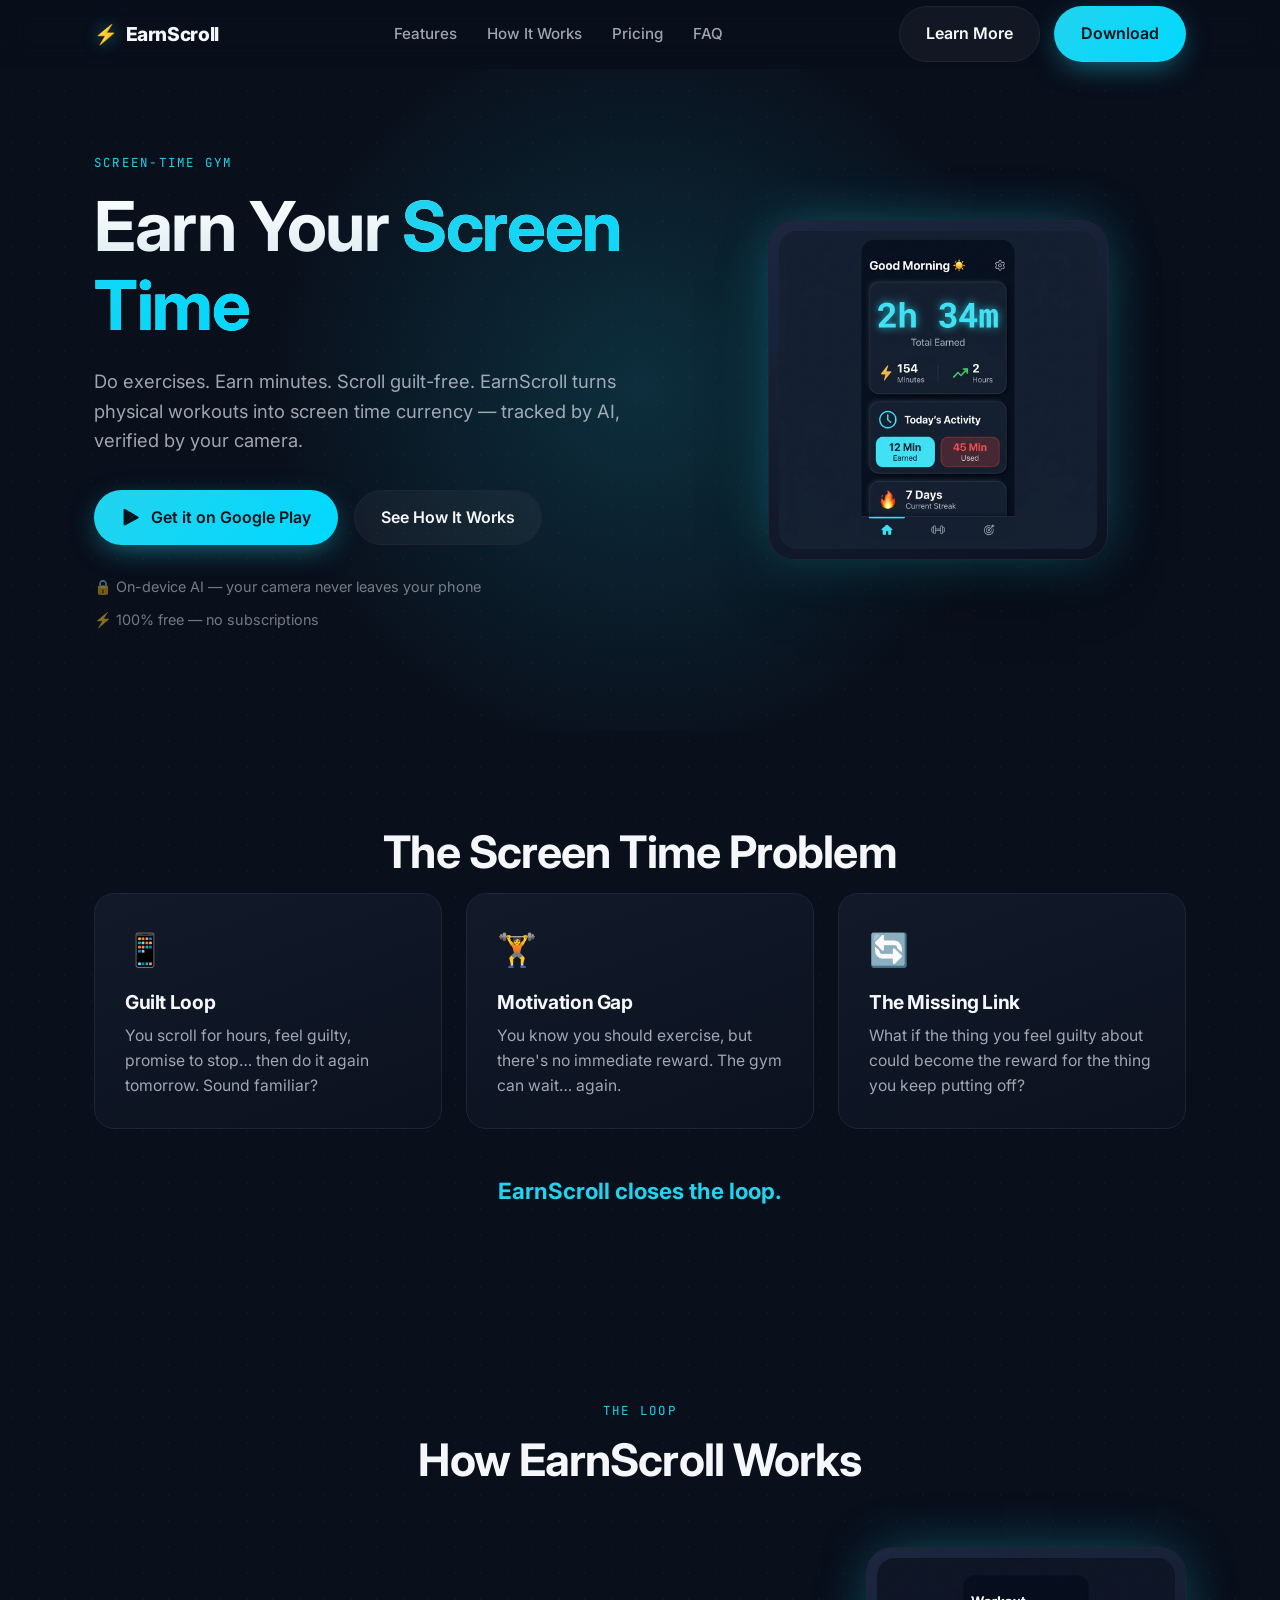
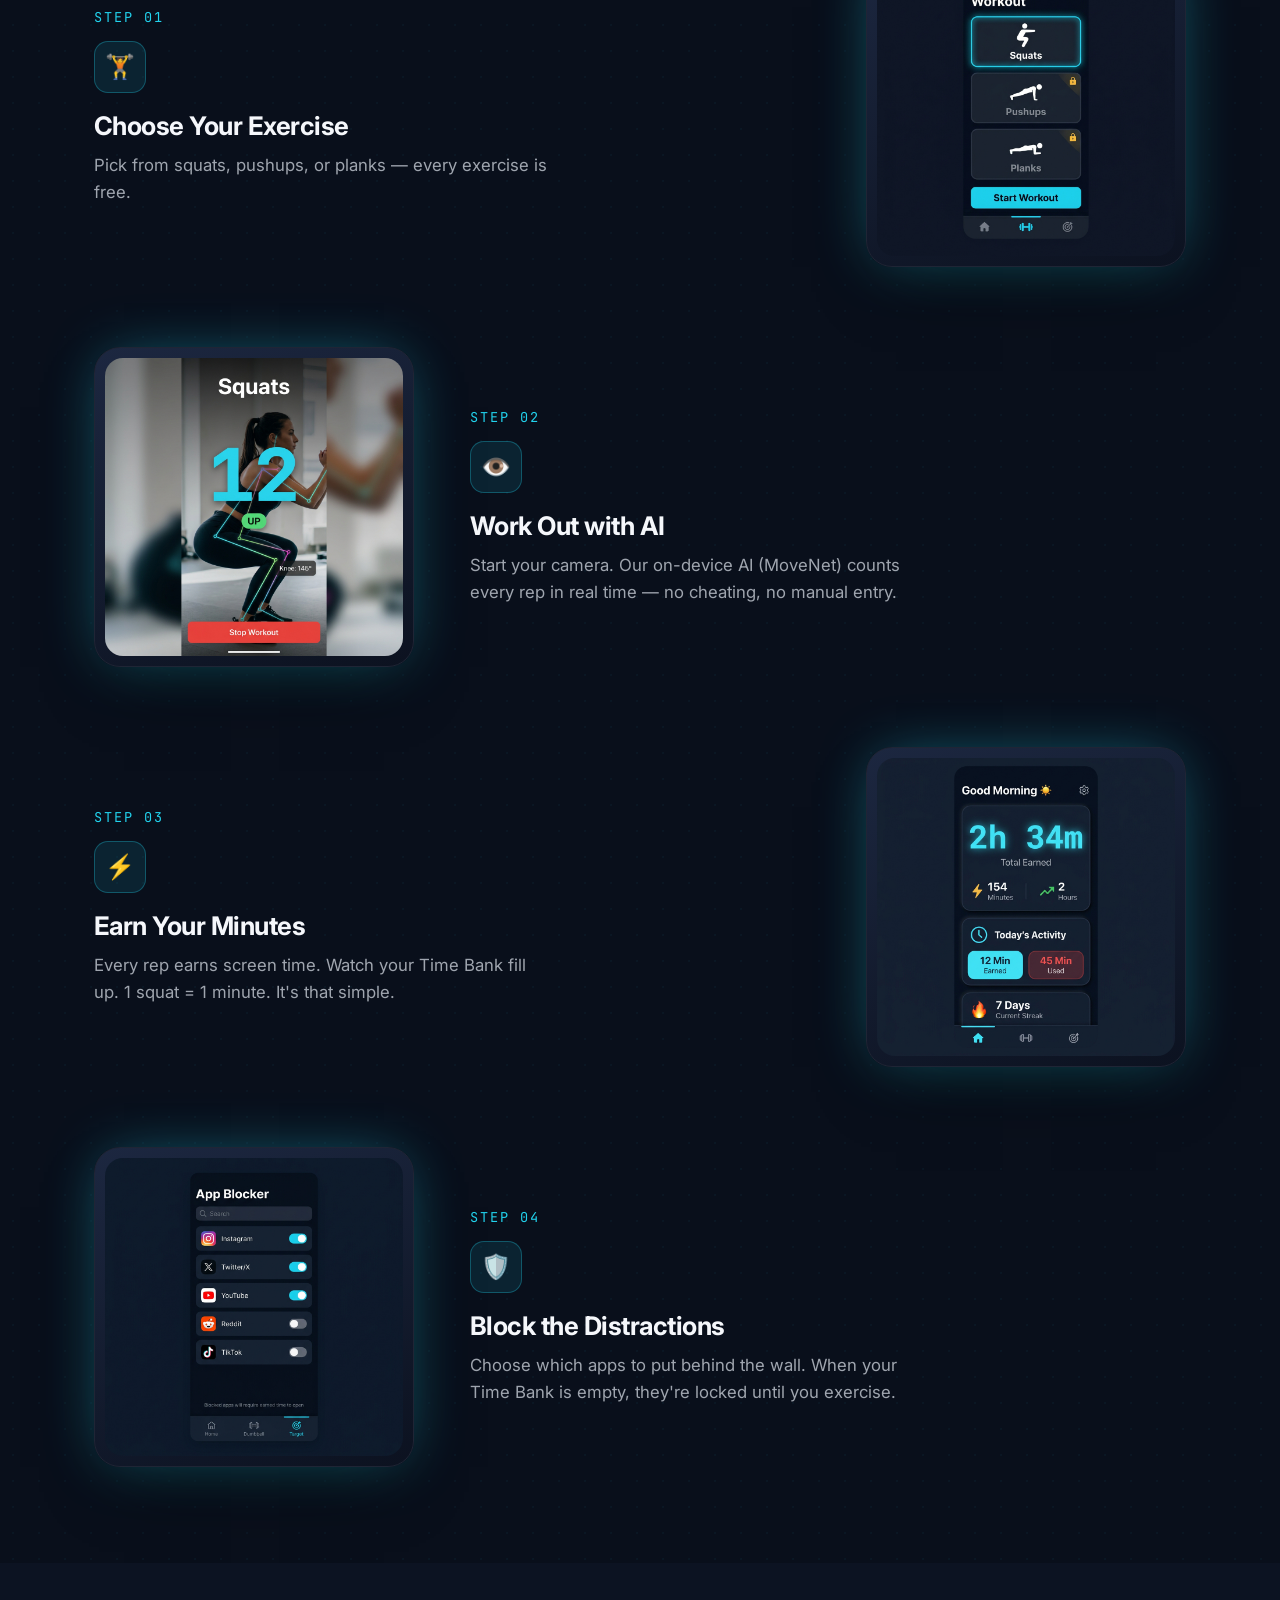
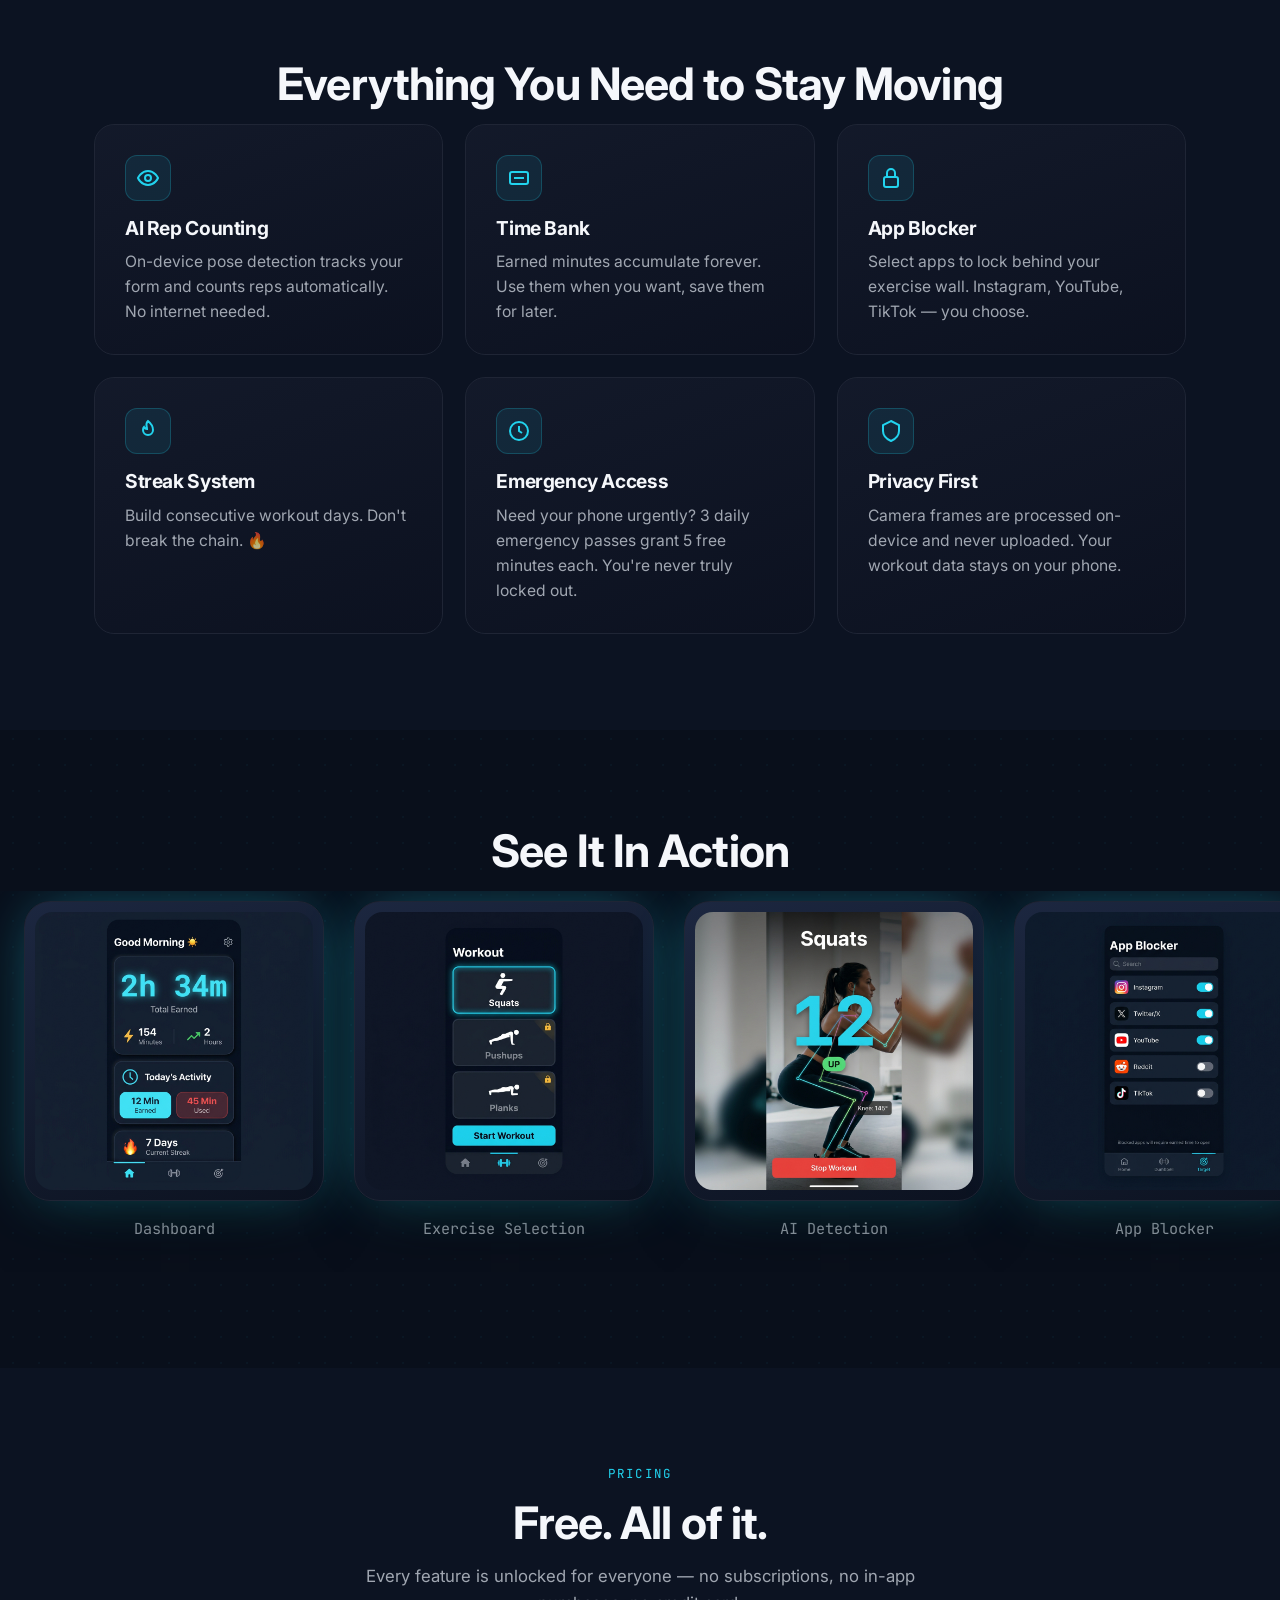
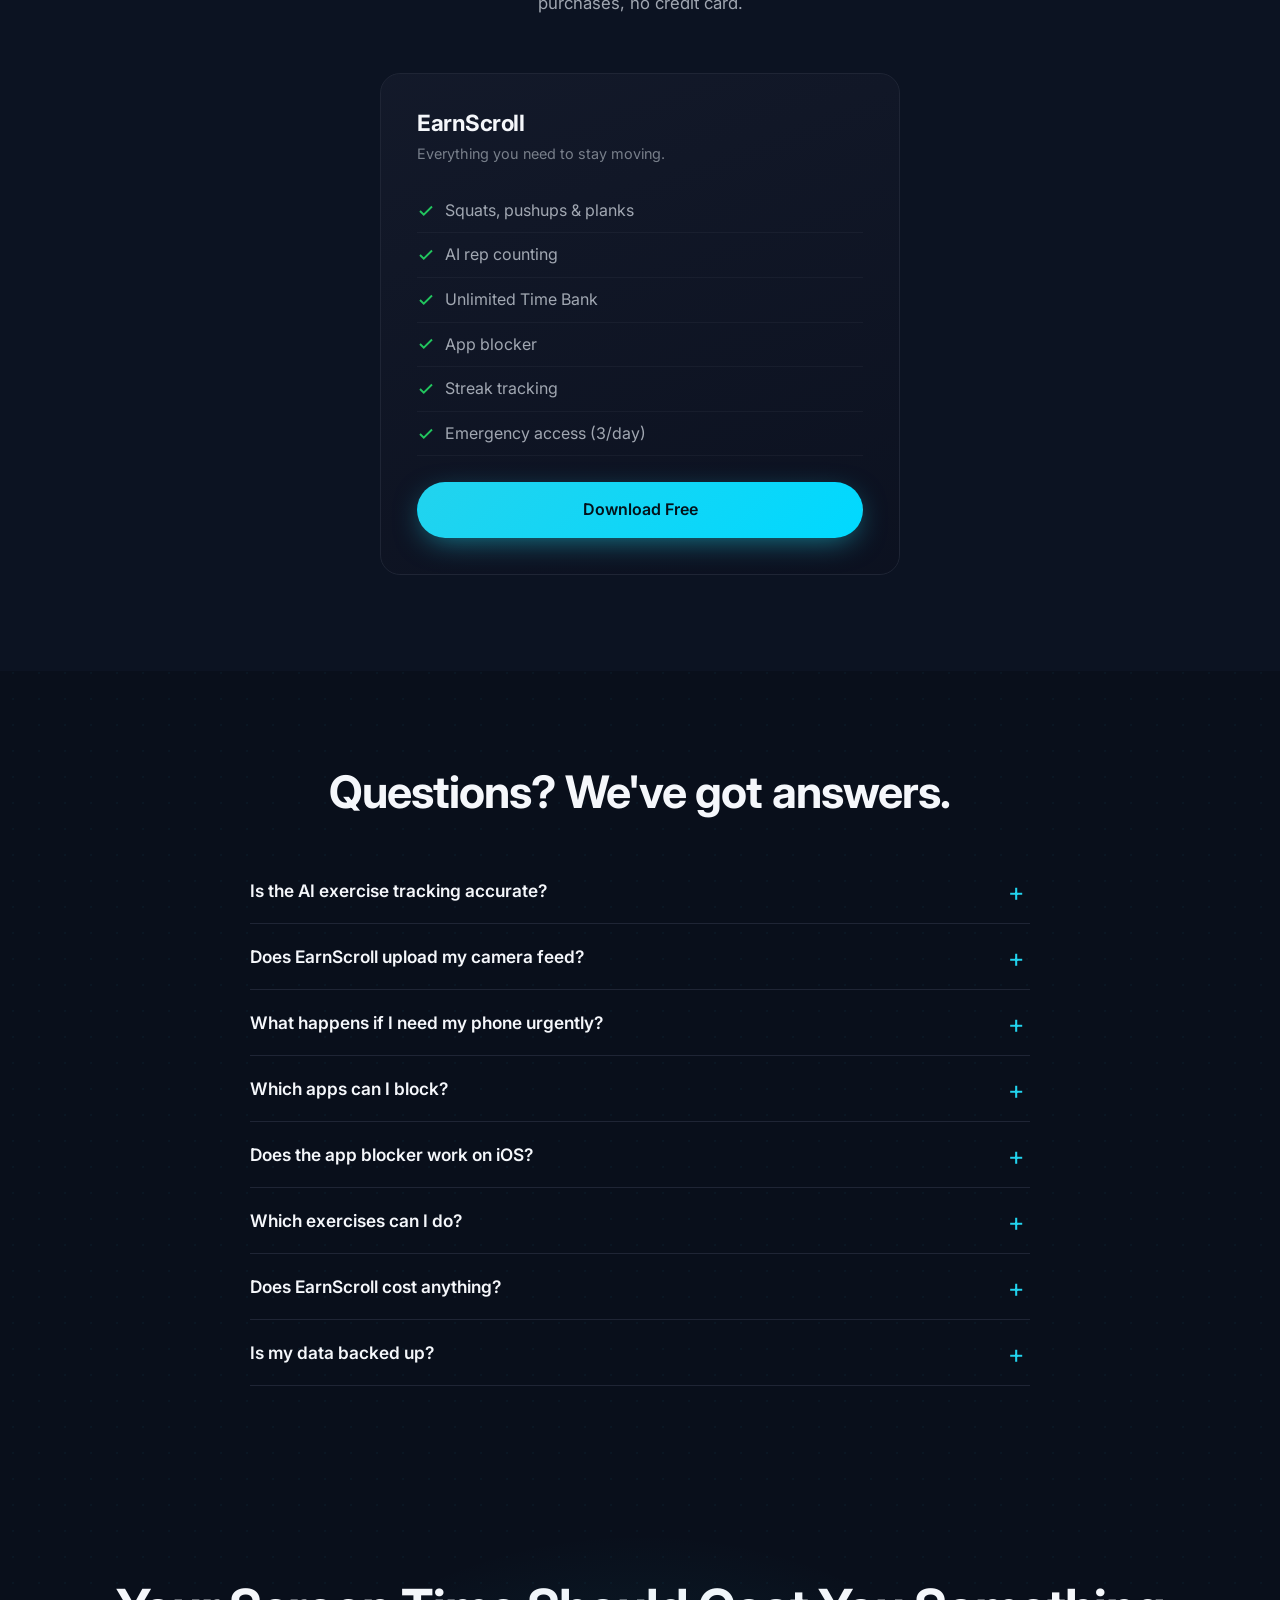
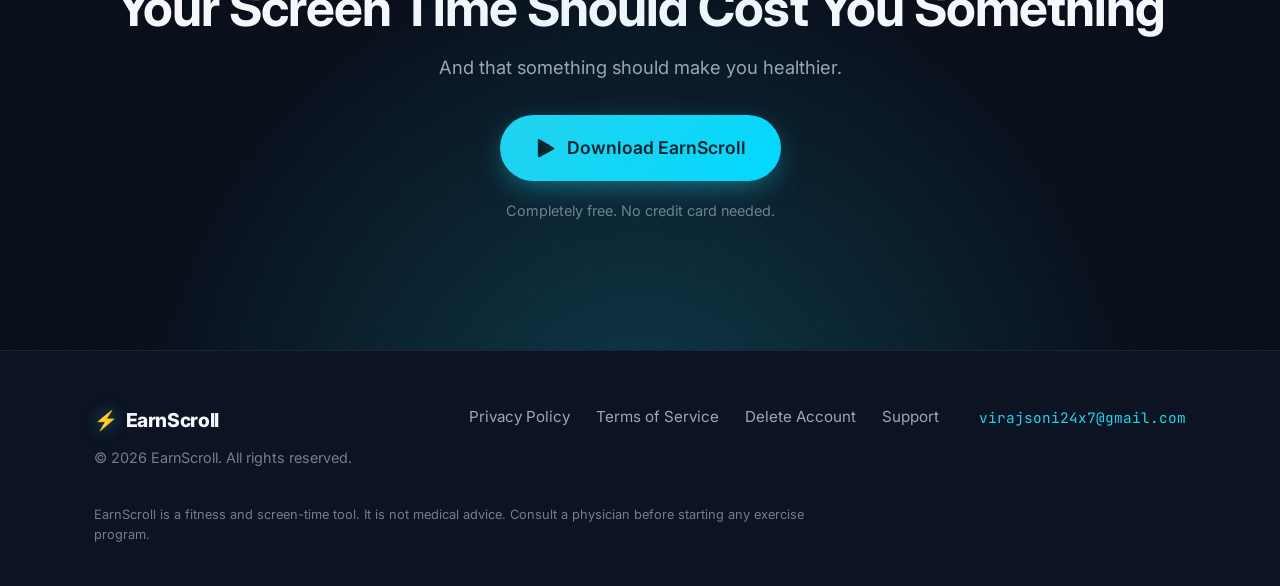
<file: index.html>
<!DOCTYPE html>
<html lang="en">
<head>
  <meta charset="UTF-8" />
  <meta name="viewport" content="width=device-width, initial-scale=1.0" />
  <title>EarnScroll — Earn Your Screen Time Through Exercise</title>
  <meta name="description" content="EarnScroll turns physical exercise into screen time. Do squats, pushups, or planks — AI counts your reps — and earn minutes to use your favorite apps. Free on Android." />
  <meta name="keywords" content="screen time, exercise app, fitness gamification, app blocker, earn screen time, AI workout, squats, pushups, planks, digital wellbeing" />
  <meta name="theme-color" content="#090F1B" />
  <link rel="canonical" href="https://earnscroll.com/" />

  <!-- Open Graph / Twitter -->
  <meta property="og:title" content="EarnScroll — Earn Your Screen Time" />
  <meta property="og:description" content="Turn exercise into screen time currency. AI-powered rep counting. App blocking when your bank is empty." />
  <meta property="og:type" content="website" />
  <meta property="og:url" content="https://earnscroll.com/" />
  <meta property="og:image" content="/images/og-image.png" />
  <meta name="twitter:card" content="summary_large_image" />
  <meta name="twitter:title" content="EarnScroll — Earn Your Screen Time" />
  <meta name="twitter:description" content="Turn exercise into screen time currency. AI-powered rep counting." />
  <meta name="twitter:image" content="/images/og-image.png" />

  <!-- Fonts -->
  <link rel="preconnect" href="https://fonts.googleapis.com" />
  <link rel="preconnect" href="https://fonts.gstatic.com" crossorigin />
  <link href="https://fonts.googleapis.com/css2?family=Inter:wght@400;500;600;700;800&family=JetBrains+Mono:wght@400;500;600&display=swap" rel="stylesheet" />

  <link rel="icon" type="image/png" href="/images/favicon.png" />
  <link rel="stylesheet" href="/css/style.css" />

  <!-- Structured data -->
  <script type="application/ld+json">
  {
    "@context": "https://schema.org",
    "@type": "MobileApplication",
    "name": "EarnScroll: Screen-Time Gym",
    "operatingSystem": "ANDROID",
    "applicationCategory": "HealthApplication",
    "offers": { "@type": "Offer", "price": "0", "priceCurrency": "INR" },
    "description": "Earn your screen time through exercise. AI-powered rep counting and app blocking.",
    "url": "https://play.google.com/store/apps/details?id=com.earnscroll.app"
  }
  </script>
</head>
<body>

  <!-- ===== NAV ===== -->
  <header class="nav">
    <div class="container nav-inner">
      <a class="logo" href="/" aria-label="EarnScroll home">
        <span class="bolt" aria-hidden="true">⚡</span> EarnScroll
      </a>
      <nav class="nav-links" aria-label="Primary">
        <a href="#features">Features</a>
        <a href="#how">How It Works</a>
        <a href="#pricing">Pricing</a>
        <a href="#faq">FAQ</a>
      </nav>
      <div class="nav-cta">
        <a class="btn btn-ghost" href="#how">Learn More</a>
        <a class="btn btn-primary" href="https://play.google.com/store/apps/details?id=com.earnscroll.app" target="_blank" rel="noopener">Download</a>
        <button class="nav-toggle" aria-label="Toggle menu">
          <svg viewBox="0 0 24 24" fill="none" stroke="currentColor" stroke-width="2"><line x1="3" y1="6" x2="21" y2="6"/><line x1="3" y1="12" x2="21" y2="12"/><line x1="3" y1="18" x2="21" y2="18"/></svg>
        </button>
      </div>
    </div>
  </header>

  <!-- ===== HERO ===== -->
  <section class="hero">
    <div class="container hero-grid">
      <div class="hero-copy">
        <span class="eyebrow">Screen-Time Gym</span>
        <h1>Earn Your <span class="accent">Screen Time</span></h1>
        <p class="hero-sub">Do exercises. Earn minutes. Scroll guilt-free. EarnScroll turns physical workouts into screen time currency — tracked by AI, verified by your camera.</p>
        <div class="hero-ctas">
          <a class="btn btn-primary" href="https://play.google.com/store/apps/details?id=com.earnscroll.app" target="_blank" rel="noopener">
            <svg viewBox="0 0 24 24" fill="currentColor" aria-hidden="true"><path d="M3.6 2.3c-.3.3-.5.7-.5 1.3v16.8c0 .6.2 1 .5 1.3l.1.1L13 12.6v-.2L3.7 2.2l-.1.1z"/><path d="M16.3 15.9l-3.3-3.3v-.2l3.3-3.3.1.1 3.9 2.2c1.1.6 1.1 1.7 0 2.3l-3.9 2.2-.1.1z"/><path d="M16.4 15.8L13 12.4 3.6 21.8c.4.4 1 .4 1.7.1l11.1-6.1"/><path d="M16.4 8.9L5.3 2.8c-.7-.4-1.3-.3-1.7.1L13 12.4l3.4-3.5z"/></svg>
            Get it on Google Play
          </a>
          <a class="btn btn-ghost" href="#how">See How It Works</a>
        </div>
        <div class="trust-badges">
          <span>🔒 On-device AI — your camera never leaves your phone</span>
          <span>⚡ 100% free — no subscriptions</span>
        </div>
      </div>
      <div class="hero-visual">
        <div class="phone hero-phone">
          <img src="/images/dashboard.png" width="600" height="600" alt="EarnScroll dashboard showing a 2h 34m time bank, today's earned vs used minutes, and a 7-day streak" fetchpriority="high" />
        </div>
      </div>
    </div>
  </section>

  <!-- ===== PROBLEM ===== -->
  <section class="section" id="problem">
    <div class="container">
      <h2 class="section-title reveal">The Screen Time Problem</h2>
      <div class="grid-3">
        <div class="card reveal">
          <span class="emoji">📱</span>
          <h3>Guilt Loop</h3>
          <p>You scroll for hours, feel guilty, promise to stop… then do it again tomorrow. Sound familiar?</p>
        </div>
        <div class="card reveal">
          <span class="emoji">🏋️</span>
          <h3>Motivation Gap</h3>
          <p>You know you should exercise, but there's no immediate reward. The gym can wait… again.</p>
        </div>
        <div class="card reveal">
          <span class="emoji">🔄</span>
          <h3>The Missing Link</h3>
          <p>What if the thing you feel guilty about could become the reward for the thing you keep putting off?</p>
        </div>
      </div>
      <p class="transition-line reveal">EarnScroll closes the loop.</p>
    </div>
  </section>

  <!-- ===== HOW IT WORKS ===== -->
  <section class="section" id="how">
    <div class="container">
      <span class="eyebrow reveal" style="display:block;text-align:center">The Loop</span>
      <h2 class="section-title reveal">How EarnScroll Works</h2>
      <div class="steps" style="margin-top:60px">

        <div class="step reveal">
          <div class="step-body">
            <div class="step-num">STEP 01</div>
            <div class="step-icon">🏋️</div>
            <h3>Choose Your Exercise</h3>
            <p>Pick from squats, pushups, or planks — every exercise is free.</p>
          </div>
          <div class="phone"><img src="/images/workout.png" width="600" height="600" alt="Exercise selection screen showing squats, pushups, and planks" loading="lazy" /></div>
        </div>

        <div class="step reveal">
          <div class="step-body">
            <div class="step-num">STEP 02</div>
            <div class="step-icon">👁️</div>
            <h3>Work Out with AI</h3>
            <p>Start your camera. Our on-device AI (MoveNet) counts every rep in real time — no cheating, no manual entry.</p>
          </div>
          <div class="phone"><img src="/images/ai-detection.png" width="600" height="600" alt="Live AI camera view with a pose skeleton overlay counting squat reps and showing knee angle" loading="lazy" /></div>
        </div>

        <div class="step reveal">
          <div class="step-body">
            <div class="step-num">STEP 03</div>
            <div class="step-icon">⚡</div>
            <h3>Earn Your Minutes</h3>
            <p>Every rep earns screen time. Watch your Time Bank fill up. 1 squat = 1 minute. It's that simple.</p>
          </div>
          <div class="phone"><img src="/images/dashboard.png" width="600" height="600" alt="Dashboard time bank card filling up with earned minutes" loading="lazy" /></div>
        </div>

        <div class="step reveal">
          <div class="step-body">
            <div class="step-num">STEP 04</div>
            <div class="step-icon">🛡️</div>
            <h3>Block the Distractions</h3>
            <p>Choose which apps to put behind the wall. When your Time Bank is empty, they're locked until you exercise.</p>
          </div>
          <div class="phone"><img src="/images/blocker.png" width="600" height="600" alt="App Blocker screen with toggles to lock Instagram, YouTube, and other apps" loading="lazy" /></div>
        </div>

      </div>
    </div>
  </section>

  <!-- ===== FEATURES ===== -->
  <section class="section" id="features" style="background:var(--bg-2)">
    <div class="container">
      <h2 class="section-title reveal">Everything You Need to Stay Moving</h2>
      <div class="grid-feat">
        <div class="card feat-card reveal">
          <div class="fi"><svg viewBox="0 0 24 24" fill="none" stroke="currentColor" stroke-width="2"><circle cx="12" cy="12" r="3"/><path d="M2 12s3-7 10-7 10 7 10 7-3 7-10 7-10-7-10-7z"/></svg></div>
          <h3>AI Rep Counting</h3>
          <p>On-device pose detection tracks your form and counts reps automatically. No internet needed.</p>
        </div>
        <div class="card feat-card reveal">
          <div class="fi"><svg viewBox="0 0 24 24" fill="none" stroke="currentColor" stroke-width="2"><rect x="3" y="6" width="18" height="12" rx="2"/><line x1="7" y1="12" x2="17" y2="12"/></svg></div>
          <h3>Time Bank</h3>
          <p>Earned minutes accumulate forever. Use them when you want, save them for later.</p>
        </div>
        <div class="card feat-card reveal">
          <div class="fi"><svg viewBox="0 0 24 24" fill="none" stroke="currentColor" stroke-width="2"><rect x="5" y="11" width="14" height="10" rx="2"/><path d="M8 11V7a4 4 0 0 1 8 0v4"/></svg></div>
          <h3>App Blocker</h3>
          <p>Select apps to lock behind your exercise wall. Instagram, YouTube, TikTok — you choose.</p>
        </div>
        <div class="card feat-card reveal">
          <div class="fi"><svg viewBox="0 0 24 24" fill="none" stroke="currentColor" stroke-width="2"><path d="M12 2s5 4 5 9a5 5 0 0 1-10 0c0-2 1-3 1-3s1 2 3 2c0-3-2-5 1-8z"/></svg></div>
          <h3>Streak System</h3>
          <p>Build consecutive workout days. Don't break the chain. 🔥</p>
        </div>
        <div class="card feat-card reveal">
          <div class="fi"><svg viewBox="0 0 24 24" fill="none" stroke="currentColor" stroke-width="2"><circle cx="12" cy="12" r="9"/><path d="M12 7v5l3 2"/></svg></div>
          <h3>Emergency Access</h3>
          <p>Need your phone urgently? 3 daily emergency passes grant 5 free minutes each. You're never truly locked out.</p>
        </div>
        <div class="card feat-card reveal">
          <div class="fi"><svg viewBox="0 0 24 24" fill="none" stroke="currentColor" stroke-width="2"><path d="M12 2l8 4v6c0 5-3.5 8-8 10-4.5-2-8-5-8-10V6z"/></svg></div>
          <h3>Privacy First</h3>
          <p>Camera frames are processed on-device and never uploaded. Your workout data stays on your phone.</p>
        </div>
      </div>
    </div>
  </section>

  <!-- ===== GALLERY ===== -->
  <section class="section" id="gallery">
    <div class="container">
      <h2 class="section-title reveal">See It In Action</h2>
    </div>
    <div class="gallery reveal">
      <div class="gallery-item"><div class="phone"><img src="/images/dashboard.png" width="600" height="600" alt="EarnScroll dashboard" loading="lazy" /></div><p class="cap">Dashboard</p></div>
      <div class="gallery-item"><div class="phone"><img src="/images/workout.png" width="600" height="600" alt="Exercise selection" loading="lazy" /></div><p class="cap">Exercise Selection</p></div>
      <div class="gallery-item"><div class="phone"><img src="/images/ai-detection.png" width="600" height="600" alt="AI rep detection" loading="lazy" /></div><p class="cap">AI Detection</p></div>
      <div class="gallery-item"><div class="phone"><img src="/images/blocker.png" width="600" height="600" alt="App blocker" loading="lazy" /></div><p class="cap">App Blocker</p></div>
    </div>
  </section>

  <!-- ===== PRICING (FREE) ===== -->
  <section class="section" id="pricing" style="background:var(--bg-2)">
    <div class="container">
      <span class="eyebrow reveal" style="display:block;text-align:center">Pricing</span>
      <h2 class="section-title reveal">Free. All of it.</h2>
      <p class="section-sub reveal">Every feature is unlocked for everyone — no subscriptions, no in-app purchases, no credit card.</p>
      <div class="pricing-grid" style="grid-template-columns:1fr;max-width:520px">

        <div class="card price-card reveal">
          <h3>EarnScroll</h3>
          <p class="tagline">Everything you need to stay moving.</p>
          <ul class="price-list">
            <li><svg viewBox="0 0 24 24" fill="none" stroke="currentColor" stroke-width="2.5"><polyline points="20 6 9 17 4 12"/></svg> Squats, pushups &amp; planks</li>
            <li><svg viewBox="0 0 24 24" fill="none" stroke="currentColor" stroke-width="2.5"><polyline points="20 6 9 17 4 12"/></svg> AI rep counting</li>
            <li><svg viewBox="0 0 24 24" fill="none" stroke="currentColor" stroke-width="2.5"><polyline points="20 6 9 17 4 12"/></svg> Unlimited Time Bank</li>
            <li><svg viewBox="0 0 24 24" fill="none" stroke="currentColor" stroke-width="2.5"><polyline points="20 6 9 17 4 12"/></svg> App blocker</li>
            <li><svg viewBox="0 0 24 24" fill="none" stroke="currentColor" stroke-width="2.5"><polyline points="20 6 9 17 4 12"/></svg> Streak tracking</li>
            <li><svg viewBox="0 0 24 24" fill="none" stroke="currentColor" stroke-width="2.5"><polyline points="20 6 9 17 4 12"/></svg> Emergency access (3/day)</li>
          </ul>
          <a class="btn btn-primary" href="https://play.google.com/store/apps/details?id=com.earnscroll.app" target="_blank" rel="noopener">Download Free</a>
        </div>

      </div>
    </div>
  </section>

  <!-- ===== FAQ ===== -->
  <section class="section" id="faq">
    <div class="container">
      <h2 class="section-title reveal">Questions? We've got answers.</h2>
      <div class="faq" style="margin-top:40px">
        <div class="faq-item reveal">
          <button class="faq-q">Is the AI exercise tracking accurate?</button>
          <div class="faq-a"><p>EarnScroll uses Google's MoveNet model running entirely on your device. It tracks joint angles to count reps and detect form. It's accurate enough to count honest reps and ignore half-reps — but it's not a personal trainer. We're continuously improving detection thresholds.</p></div>
        </div>
        <div class="faq-item reveal">
          <button class="faq-q">Does EarnScroll upload my camera feed?</button>
          <div class="faq-a"><p>No. Camera frames are processed by the on-device AI model and immediately discarded. Nothing is saved, uploaded, or shared. Ever.</p></div>
        </div>
        <div class="faq-item reveal">
          <button class="faq-q">What happens if I need my phone urgently?</button>
          <div class="faq-a"><p>You get 3 Emergency Access passes per day. Each grants 5 free minutes instantly. You're never truly locked out of your phone.</p></div>
        </div>
        <div class="faq-item reveal">
          <button class="faq-q">Which apps can I block?</button>
          <div class="faq-a"><p>Any app installed on your device. You choose exactly which apps go behind the exercise wall. System apps and EarnScroll itself are excluded.</p></div>
        </div>
        <div class="faq-item reveal">
          <button class="faq-q">Does the app blocker work on iOS?</button>
          <div class="faq-a"><p>The app blocker is currently Android-only. iOS doesn't allow third-party apps to block other apps. On iOS, EarnScroll works as a workout tracker and time bank — the earn side works, but the block side requires Android.</p></div>
        </div>
        <div class="faq-item reveal">
          <button class="faq-q">Which exercises can I do?</button>
          <div class="faq-a"><p>Squats, pushups, and planks — all three are available to everyone for free.</p></div>
        </div>
        <div class="faq-item reveal">
          <button class="faq-q">Does EarnScroll cost anything?</button>
          <div class="faq-a"><p>No. EarnScroll is completely free — every feature is unlocked, with no subscriptions or in-app purchases.</p></div>
        </div>
        <div class="faq-item reveal">
          <button class="faq-q">Is my data backed up?</button>
          <div class="faq-a"><p>Your workout progress and earned time are stored locally on your device — the core app works without an account. If you sign in, your account is managed securely in the cloud, and only opt-in usage analytics and crash diagnostics are stored there (you can turn these off anytime in Settings). Camera frames are never uploaded. Full cross-device cloud sync of your progress is coming soon.</p></div>
        </div>
      </div>
    </div>
  </section>

  <!-- ===== FINAL CTA ===== -->
  <section class="section final-cta" id="download">
    <div class="container">
      <h2 class="reveal">Your Screen Time Should Cost You Something</h2>
      <p class="reveal">And that something should make you healthier.</p>
      <a class="btn btn-primary reveal" style="font-size:1.1rem;padding:18px 34px" href="https://play.google.com/store/apps/details?id=com.earnscroll.app" target="_blank" rel="noopener">
        <svg viewBox="0 0 24 24" fill="currentColor" aria-hidden="true" style="width:22px;height:22px"><path d="M3.6 2.3c-.3.3-.5.7-.5 1.3v16.8c0 .6.2 1 .5 1.3l.1.1L13 12.6v-.2L3.7 2.2l-.1.1z"/><path d="M16.3 15.9l-3.3-3.3v-.2l3.3-3.3.1.1 3.9 2.2c1.1.6 1.1 1.7 0 2.3l-3.9 2.2-.1.1z"/><path d="M16.4 15.8L13 12.4 3.6 21.8c.4.4 1 .4 1.7.1l11.1-6.1"/><path d="M16.4 8.9L5.3 2.8c-.7-.4-1.3-.3-1.7.1L13 12.4l3.4-3.5z"/></svg>
        Download EarnScroll
      </a>
      <p class="small reveal">Completely free. No credit card needed.</p>
    </div>
  </section>

  <!-- ===== FOOTER ===== -->
  <footer class="footer">
    <div class="container">
      <div class="footer-grid">
        <div>
          <a class="logo" href="/"><span class="bolt">⚡</span> EarnScroll</a>
          <p class="footer-copy">© 2026 EarnScroll. All rights reserved.</p>
        </div>
        <nav class="footer-links" aria-label="Footer">
          <a href="/privacy">Privacy Policy</a>
          <a href="/terms">Terms of Service</a>
          <a href="/delete-account">Delete Account</a>
          <a href="/support">Support</a>
        </nav>
        <div>
          <a class="footer-email" href="mailto:virajsoni24x7@gmail.com">virajsoni24x7@gmail.com</a>
        </div>
      </div>
      <p class="disclaimer">EarnScroll is a fitness and screen-time tool. It is not medical advice. Consult a physician before starting any exercise program.</p>
    </div>
  </footer>

  <script src="/js/main.js" defer></script>
</body>
</html>
</file>
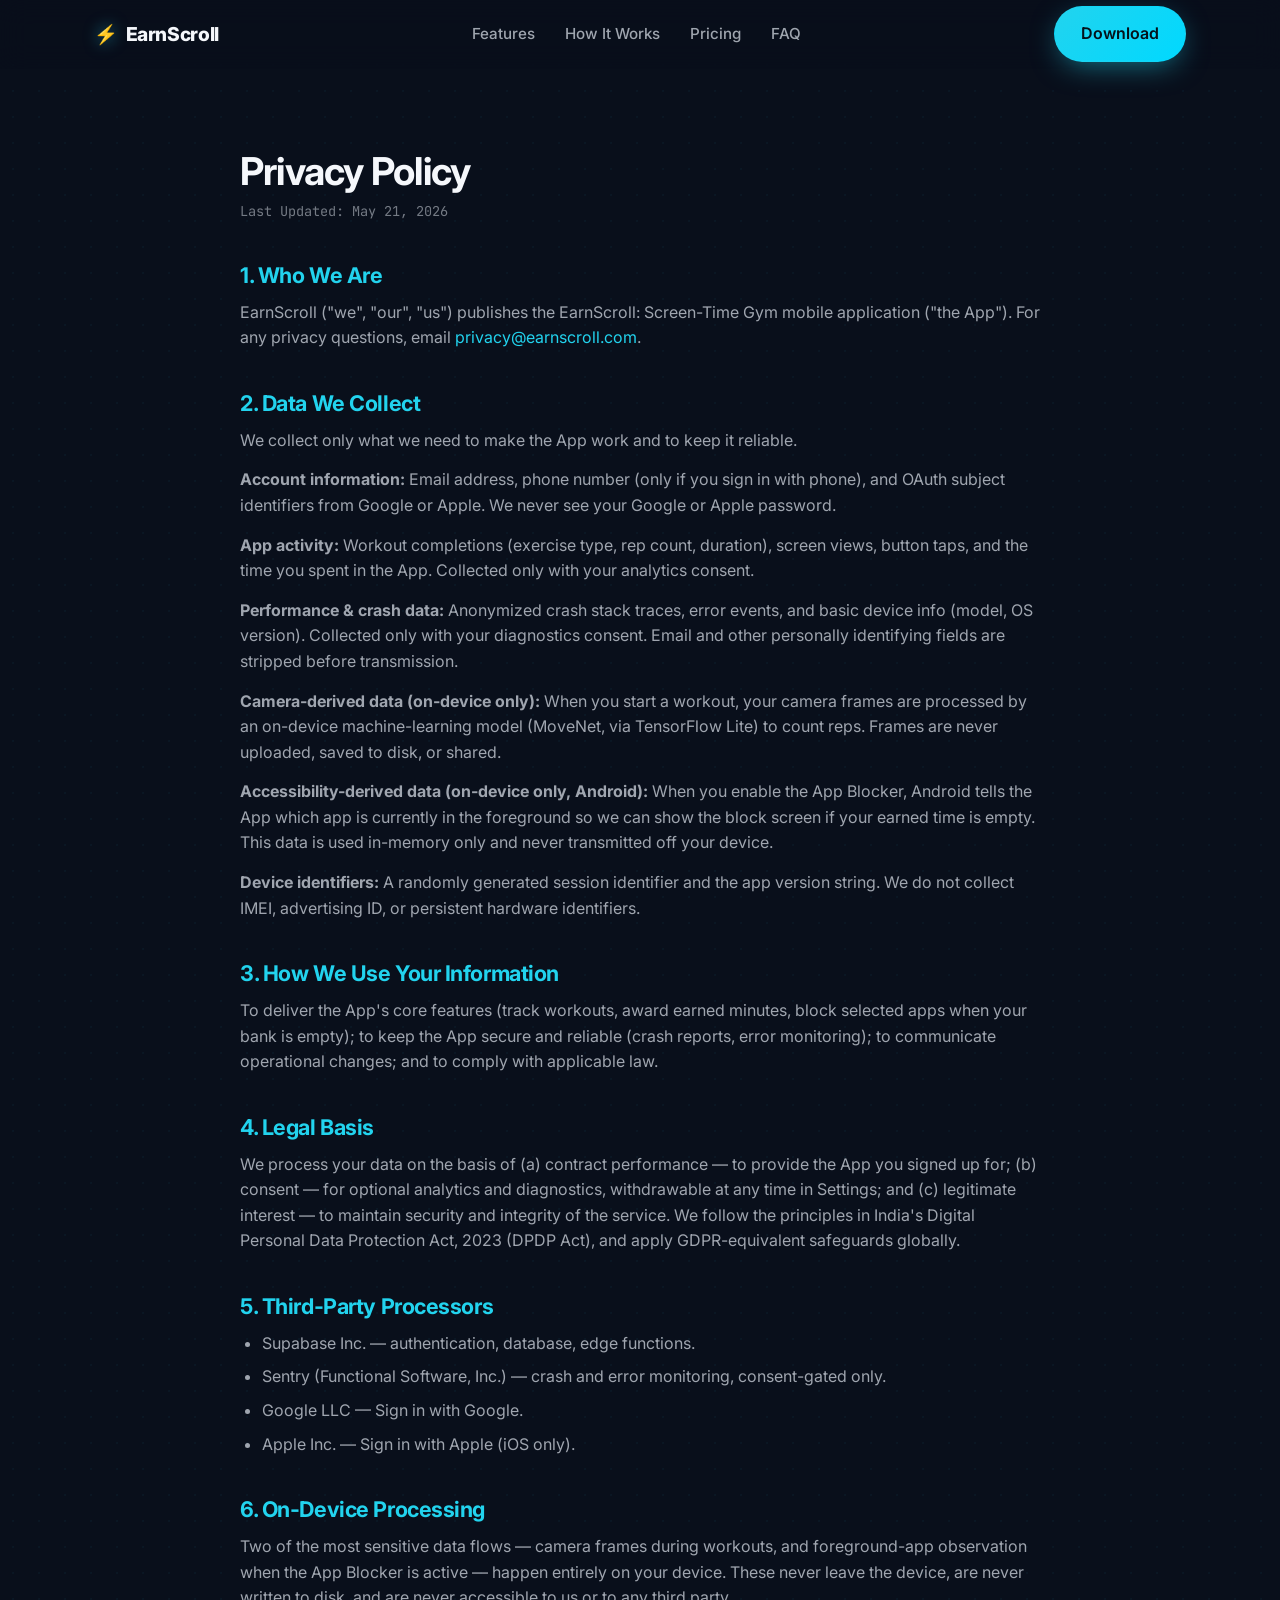
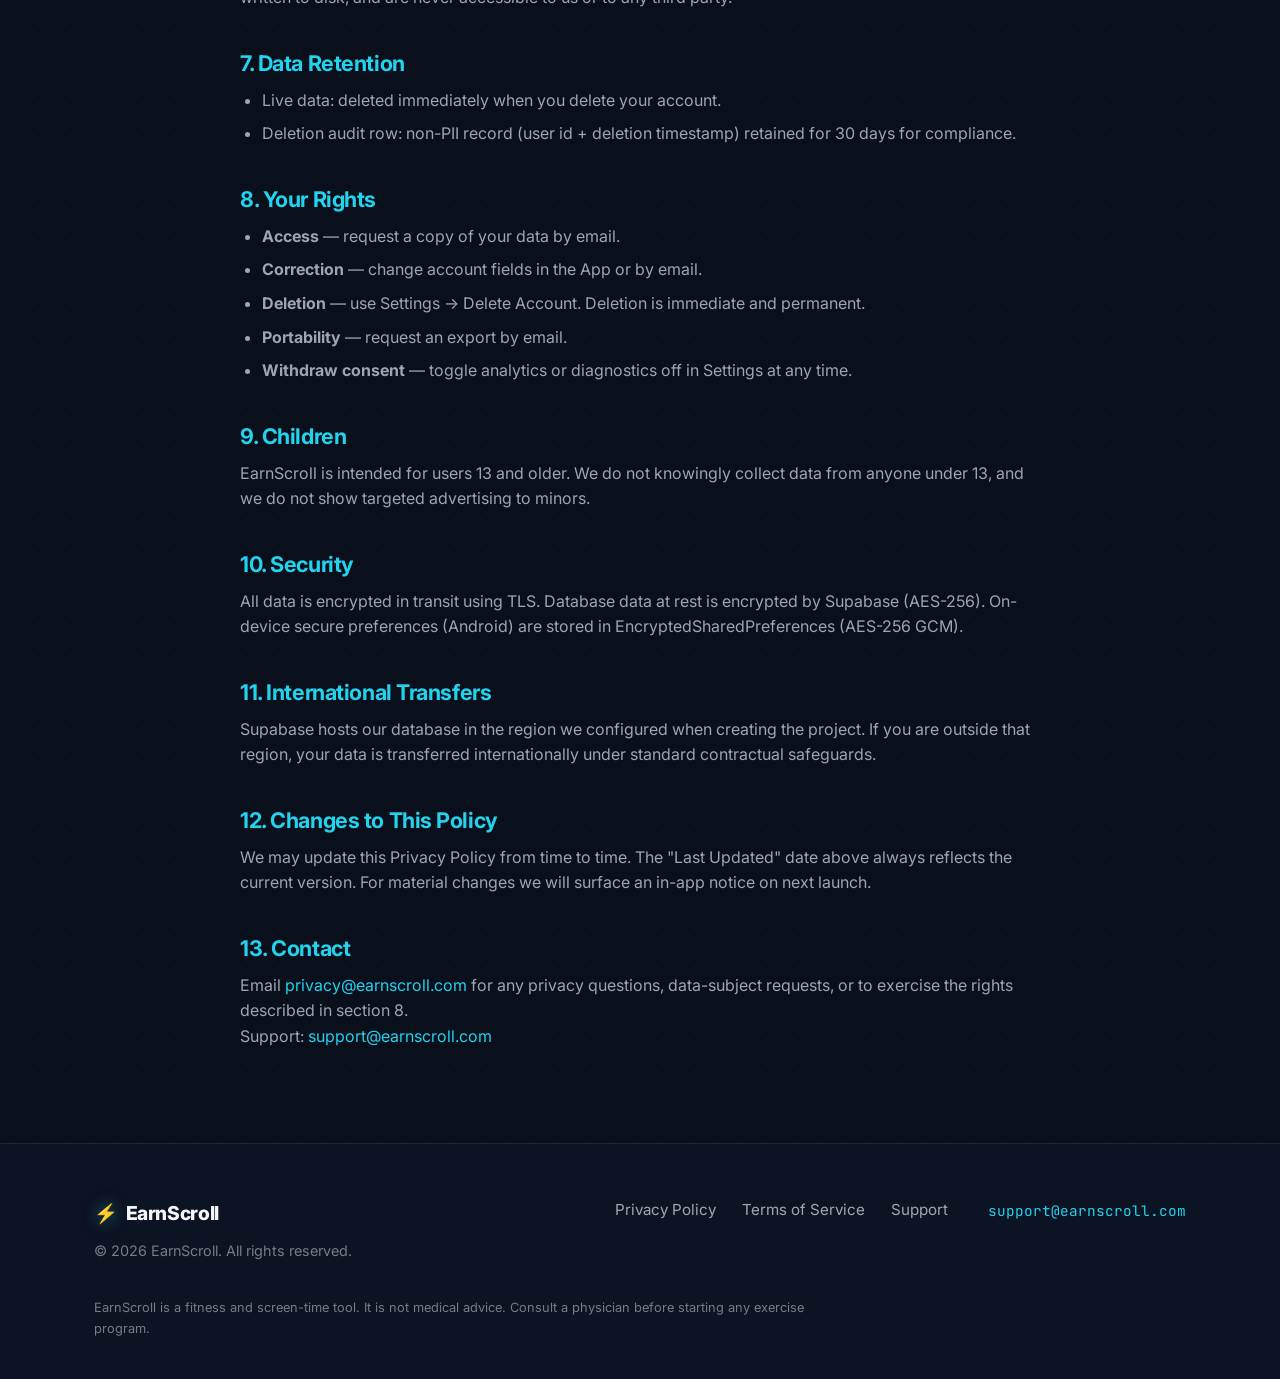
<file: privacy-policy/index.html>
<!DOCTYPE html>
<html lang="en">
<head>
  <meta charset="UTF-8" />
  <meta name="viewport" content="width=device-width, initial-scale=1.0" />
  <title>Privacy Policy — EarnScroll</title>
  <meta name="description" content="EarnScroll privacy policy. Learn how we handle your data, camera access, and on-device processing." />
  <meta name="theme-color" content="#090F1B" />
  <link rel="canonical" href="https://earnscroll.com/privacy-policy/" />
  <link rel="preconnect" href="https://fonts.googleapis.com" />
  <link rel="preconnect" href="https://fonts.gstatic.com" crossorigin />
  <link href="https://fonts.googleapis.com/css2?family=Inter:wght@400;500;600;700;800&family=JetBrains+Mono:wght@400;500;600&display=swap" rel="stylesheet" />
  <link rel="icon" type="image/png" href="/images/favicon.png" />
  <link rel="stylesheet" href="/css/style.css" />
</head>
<body>
  <header class="nav">
    <div class="container nav-inner">
      <a class="logo" href="/"><span class="bolt" aria-hidden="true">⚡</span> EarnScroll</a>
      <nav class="nav-links" aria-label="Primary">
        <a href="/#features">Features</a>
        <a href="/#how">How It Works</a>
        <a href="/#pricing">Pricing</a>
        <a href="/#faq">FAQ</a>
      </nav>
      <div class="nav-cta">
        <a class="btn btn-primary" href="https://play.google.com/store/apps/details?id=com.earnscroll.app" target="_blank" rel="noopener">Download</a>
      </div>
    </div>
  </header>

  <main class="container">
    <article class="doc">
      <h1>Privacy Policy</h1>
      <p class="updated">Last Updated: May 21, 2026</p>

      <h2>1. Who We Are</h2>
      <p>EarnScroll ("we", "our", "us") publishes the EarnScroll: Screen-Time Gym mobile application ("the App"). For any privacy questions, email <a href="mailto:privacy@earnscroll.com">privacy@earnscroll.com</a>.</p>

      <h2>2. Data We Collect</h2>
      <p>We collect only what we need to make the App work and to keep it reliable.</p>
      <p><strong>Account information:</strong> Email address, phone number (only if you sign in with phone), and OAuth subject identifiers from Google or Apple. We never see your Google or Apple password.</p>
      <p><strong>App activity:</strong> Workout completions (exercise type, rep count, duration), screen views, button taps, and the time you spent in the App. Collected only with your analytics consent.</p>
      <p><strong>Performance &amp; crash data:</strong> Anonymized crash stack traces, error events, and basic device info (model, OS version). Collected only with your diagnostics consent. Email and other personally identifying fields are stripped before transmission.</p>
      <p><strong>Camera-derived data (on-device only):</strong> When you start a workout, your camera frames are processed by an on-device machine-learning model (MoveNet, via TensorFlow Lite) to count reps. Frames are never uploaded, saved to disk, or shared.</p>
      <p><strong>Accessibility-derived data (on-device only, Android):</strong> When you enable the App Blocker, Android tells the App which app is currently in the foreground so we can show the block screen if your earned time is empty. This data is used in-memory only and never transmitted off your device.</p>
      <p><strong>Device identifiers:</strong> A randomly generated session identifier and the app version string. We do not collect IMEI, advertising ID, or persistent hardware identifiers.</p>

      <h2>3. How We Use Your Information</h2>
      <p>To deliver the App's core features (track workouts, award earned minutes, block selected apps when your bank is empty); to keep the App secure and reliable (crash reports, error monitoring); to communicate operational changes; and to comply with applicable law.</p>

      <h2>4. Legal Basis</h2>
      <p>We process your data on the basis of (a) contract performance — to provide the App you signed up for; (b) consent — for optional analytics and diagnostics, withdrawable at any time in Settings; and (c) legitimate interest — to maintain security and integrity of the service. We follow the principles in India's Digital Personal Data Protection Act, 2023 (DPDP Act), and apply GDPR-equivalent safeguards globally.</p>

      <h2>5. Third-Party Processors</h2>
      <ul>
        <li>Supabase Inc. — authentication, database, edge functions.</li>
        <li>Sentry (Functional Software, Inc.) — crash and error monitoring, consent-gated only.</li>
        <li>Google LLC — Sign in with Google.</li>
        <li>Apple Inc. — Sign in with Apple (iOS only).</li>
      </ul>

      <h2>6. On-Device Processing</h2>
      <p>Two of the most sensitive data flows — camera frames during workouts, and foreground-app observation when the App Blocker is active — happen entirely on your device. These never leave the device, are never written to disk, and are never accessible to us or to any third party.</p>

      <h2>7. Data Retention</h2>
      <ul>
        <li>Live data: deleted immediately when you delete your account.</li>
        <li>Deletion audit row: non-PII record (user id + deletion timestamp) retained for 30 days for compliance.</li>
      </ul>

      <h2>8. Your Rights</h2>
      <ul>
        <li><strong>Access</strong> — request a copy of your data by email.</li>
        <li><strong>Correction</strong> — change account fields in the App or by email.</li>
        <li><strong>Deletion</strong> — use Settings → Delete Account. Deletion is immediate and permanent.</li>
        <li><strong>Portability</strong> — request an export by email.</li>
        <li><strong>Withdraw consent</strong> — toggle analytics or diagnostics off in Settings at any time.</li>
      </ul>

      <h2>9. Children</h2>
      <p>EarnScroll is intended for users 13 and older. We do not knowingly collect data from anyone under 13, and we do not show targeted advertising to minors.</p>

      <h2>10. Security</h2>
      <p>All data is encrypted in transit using TLS. Database data at rest is encrypted by Supabase (AES-256). On-device secure preferences (Android) are stored in EncryptedSharedPreferences (AES-256 GCM).</p>

      <h2>11. International Transfers</h2>
      <p>Supabase hosts our database in the region we configured when creating the project. If you are outside that region, your data is transferred internationally under standard contractual safeguards.</p>

      <h2>12. Changes to This Policy</h2>
      <p>We may update this Privacy Policy from time to time. The "Last Updated" date above always reflects the current version. For material changes we will surface an in-app notice on next launch.</p>

      <h2>13. Contact</h2>
      <p>Email <a href="mailto:privacy@earnscroll.com">privacy@earnscroll.com</a> for any privacy questions, data-subject requests, or to exercise the rights described in section 8.<br />Support: <a href="mailto:support@earnscroll.com">support@earnscroll.com</a></p>
    </article>
  </main>

  <footer class="footer">
    <div class="container">
      <div class="footer-grid">
        <div>
          <a class="logo" href="/"><span class="bolt">⚡</span> EarnScroll</a>
          <p class="footer-copy">© 2026 EarnScroll. All rights reserved.</p>
        </div>
        <nav class="footer-links" aria-label="Footer">
          <a href="/privacy-policy/">Privacy Policy</a>
          <a href="/terms-of-service/">Terms of Service</a>
          <a href="/support/">Support</a>
        </nav>
        <div><a class="footer-email" href="mailto:support@earnscroll.com">support@earnscroll.com</a></div>
      </div>
      <p class="disclaimer">EarnScroll is a fitness and screen-time tool. It is not medical advice. Consult a physician before starting any exercise program.</p>
    </div>
  </footer>
</body>
</html>
</file>
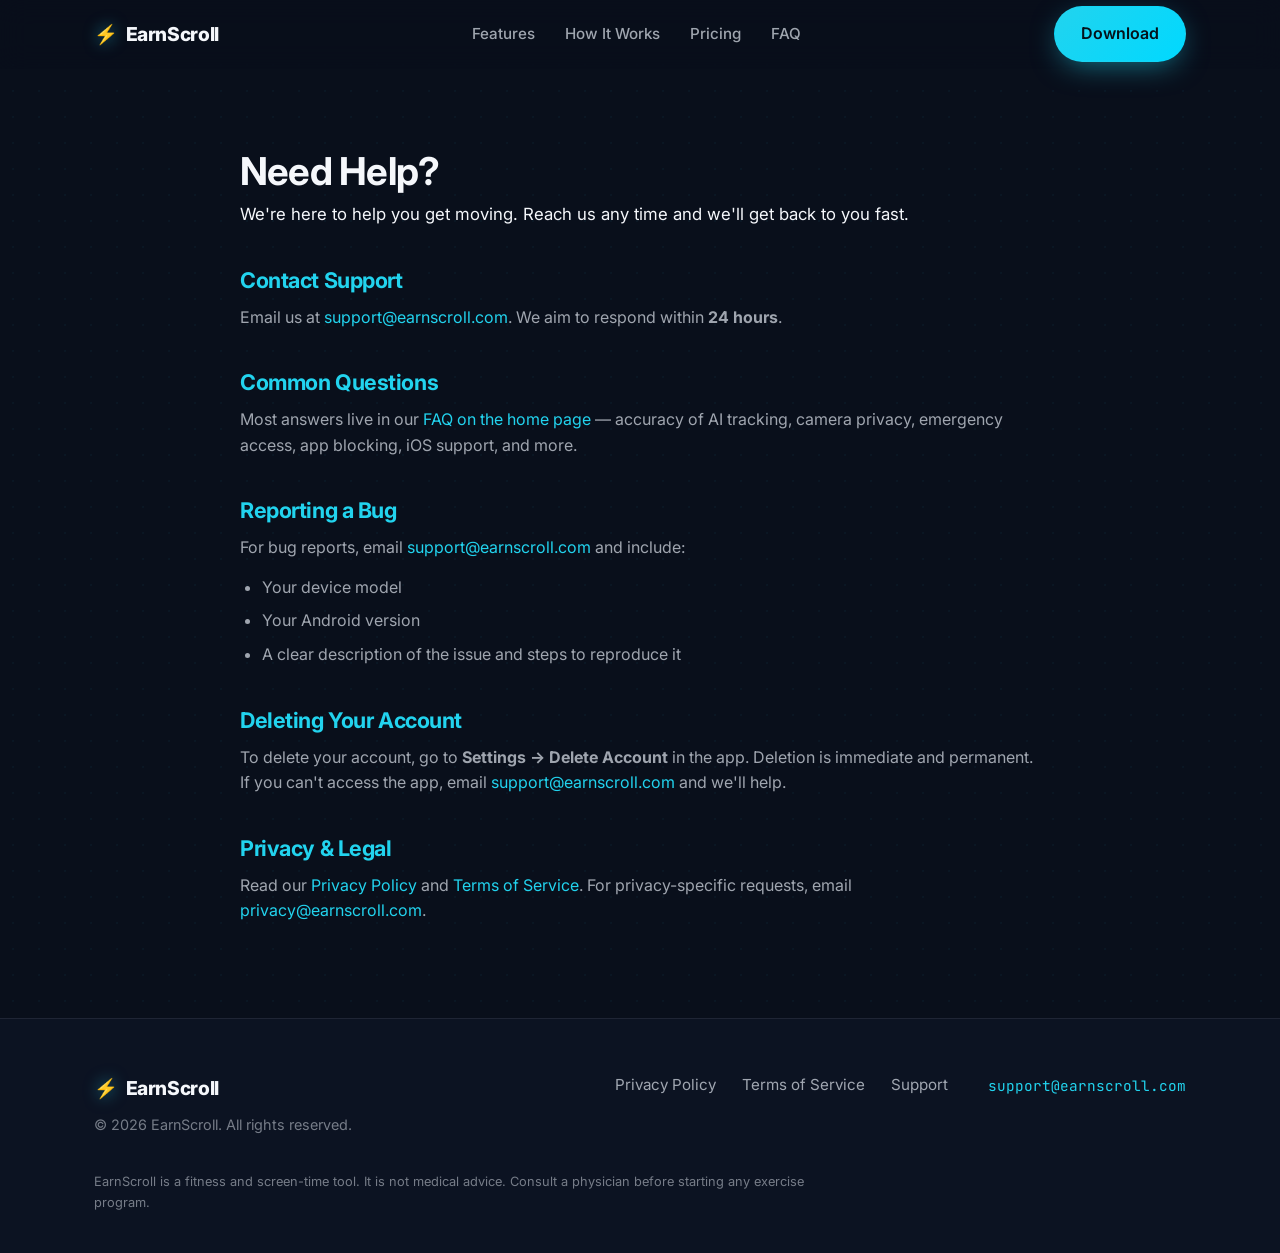
<file: support/index.html>
<!DOCTYPE html>
<html lang="en">
<head>
  <meta charset="UTF-8" />
  <meta name="viewport" content="width=device-width, initial-scale=1.0" />
  <title>Support — EarnScroll</title>
  <meta name="description" content="Need help with EarnScroll? Contact support, report a bug, or learn how to delete your account." />
  <meta name="theme-color" content="#090F1B" />
  <link rel="canonical" href="https://earnscroll.com/support/" />
  <link rel="preconnect" href="https://fonts.googleapis.com" />
  <link rel="preconnect" href="https://fonts.gstatic.com" crossorigin />
  <link href="https://fonts.googleapis.com/css2?family=Inter:wght@400;500;600;700;800&family=JetBrains+Mono:wght@400;500;600&display=swap" rel="stylesheet" />
  <link rel="icon" type="image/png" href="/images/favicon.png" />
  <link rel="stylesheet" href="/css/style.css" />
</head>
<body>
  <header class="nav">
    <div class="container nav-inner">
      <a class="logo" href="/"><span class="bolt" aria-hidden="true">⚡</span> EarnScroll</a>
      <nav class="nav-links" aria-label="Primary">
        <a href="/#features">Features</a>
        <a href="/#how">How It Works</a>
        <a href="/#pricing">Pricing</a>
        <a href="/#faq">FAQ</a>
      </nav>
      <div class="nav-cta">
        <a class="btn btn-primary" href="https://play.google.com/store/apps/details?id=com.earnscroll.app" target="_blank" rel="noopener">Download</a>
      </div>
    </div>
  </header>

  <main class="container">
    <article class="doc">
      <h1>Need Help?</h1>
      <p class="lead">We're here to help you get moving. Reach us any time and we'll get back to you fast.</p>

      <h2>Contact Support</h2>
      <p>Email us at <a href="mailto:support@earnscroll.com">support@earnscroll.com</a>. We aim to respond within <strong>24 hours</strong>.</p>

      <h2>Common Questions</h2>
      <p>Most answers live in our <a href="/#faq">FAQ on the home page</a> — accuracy of AI tracking, camera privacy, emergency access, app blocking, iOS support, and more.</p>

      <h2>Reporting a Bug</h2>
      <p>For bug reports, email <a href="mailto:support@earnscroll.com">support@earnscroll.com</a> and include:</p>
      <ul>
        <li>Your device model</li>
        <li>Your Android version</li>
        <li>A clear description of the issue and steps to reproduce it</li>
      </ul>

      <h2>Deleting Your Account</h2>
      <p>To delete your account, go to <strong>Settings → Delete Account</strong> in the app. Deletion is immediate and permanent. If you can't access the app, email <a href="mailto:support@earnscroll.com">support@earnscroll.com</a> and we'll help.</p>

      <h2>Privacy &amp; Legal</h2>
      <p>Read our <a href="/privacy-policy/">Privacy Policy</a> and <a href="/terms-of-service/">Terms of Service</a>. For privacy-specific requests, email <a href="mailto:privacy@earnscroll.com">privacy@earnscroll.com</a>.</p>
    </article>
  </main>

  <footer class="footer">
    <div class="container">
      <div class="footer-grid">
        <div>
          <a class="logo" href="/"><span class="bolt">⚡</span> EarnScroll</a>
          <p class="footer-copy">© 2026 EarnScroll. All rights reserved.</p>
        </div>
        <nav class="footer-links" aria-label="Footer">
          <a href="/privacy-policy/">Privacy Policy</a>
          <a href="/terms-of-service/">Terms of Service</a>
          <a href="/support/">Support</a>
        </nav>
        <div><a class="footer-email" href="mailto:support@earnscroll.com">support@earnscroll.com</a></div>
      </div>
      <p class="disclaimer">EarnScroll is a fitness and screen-time tool. It is not medical advice. Consult a physician before starting any exercise program.</p>
    </div>
  </footer>
</body>
</html>
</file>
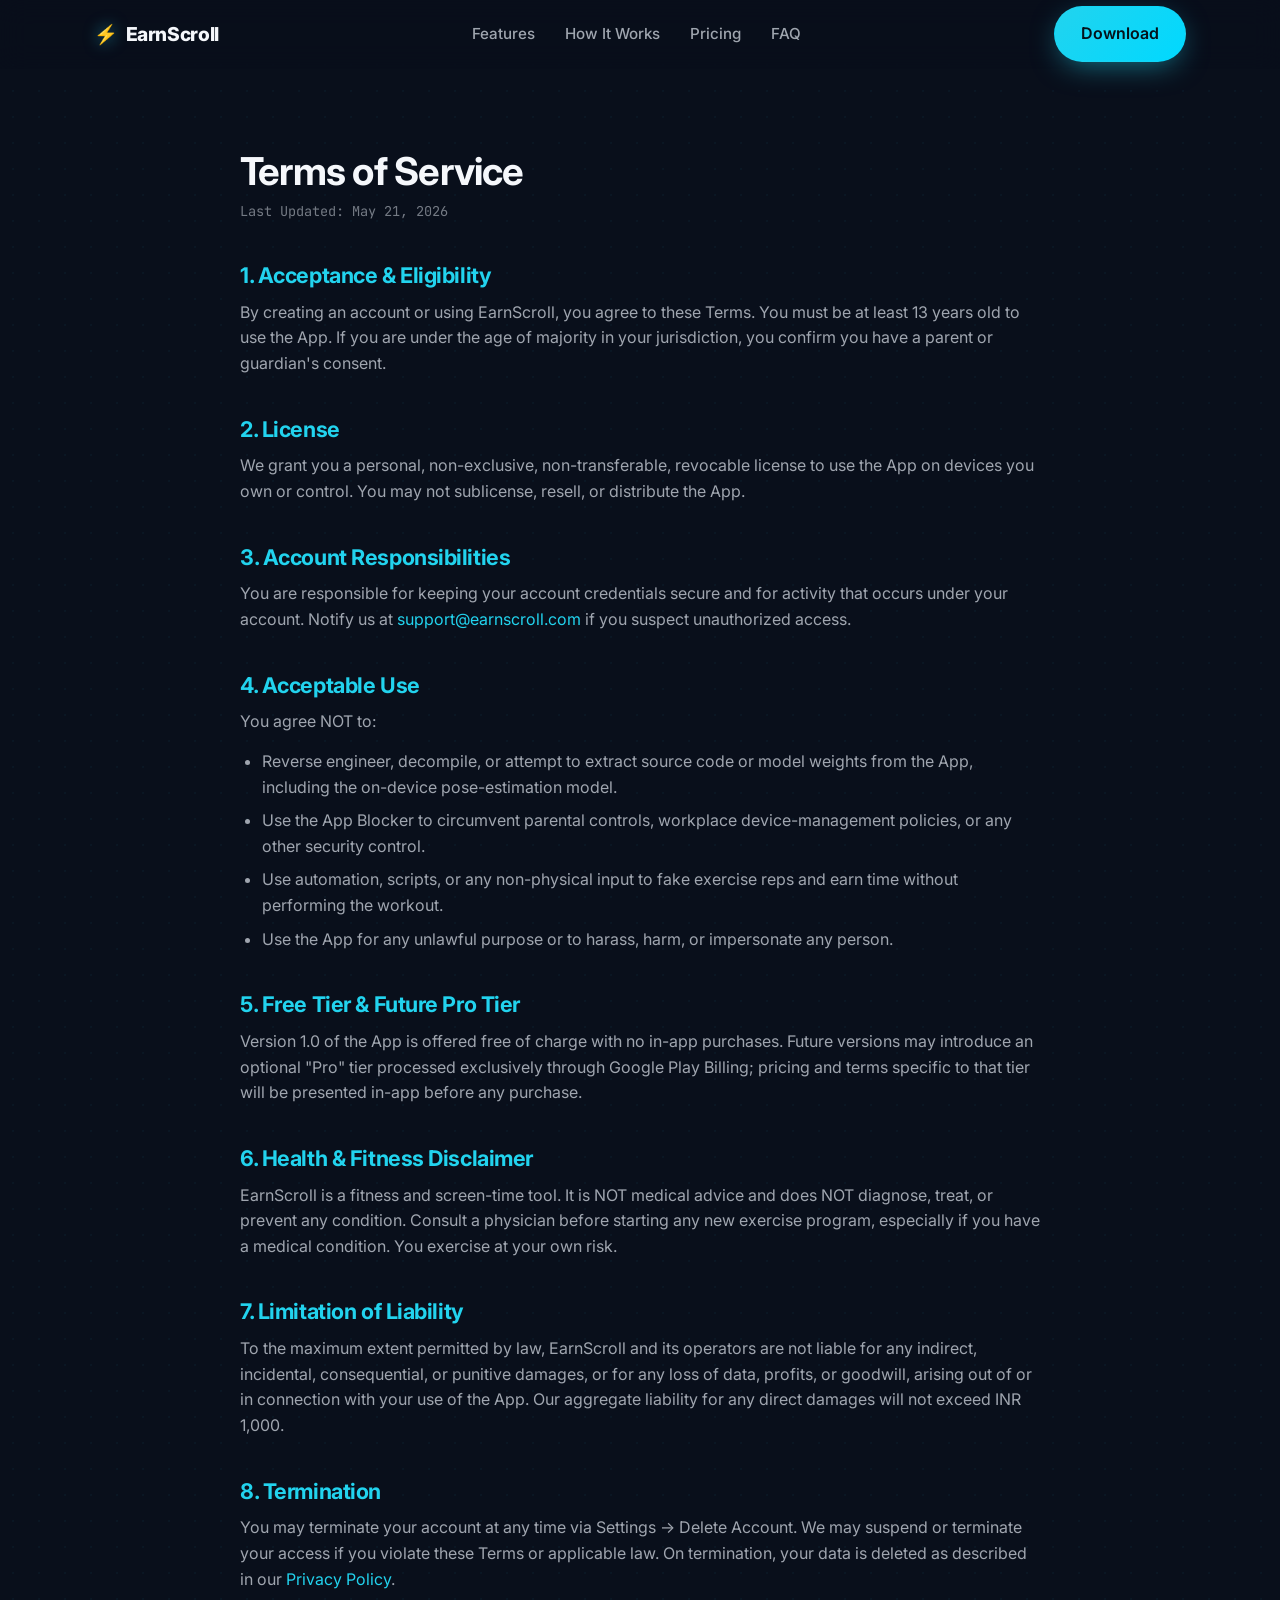
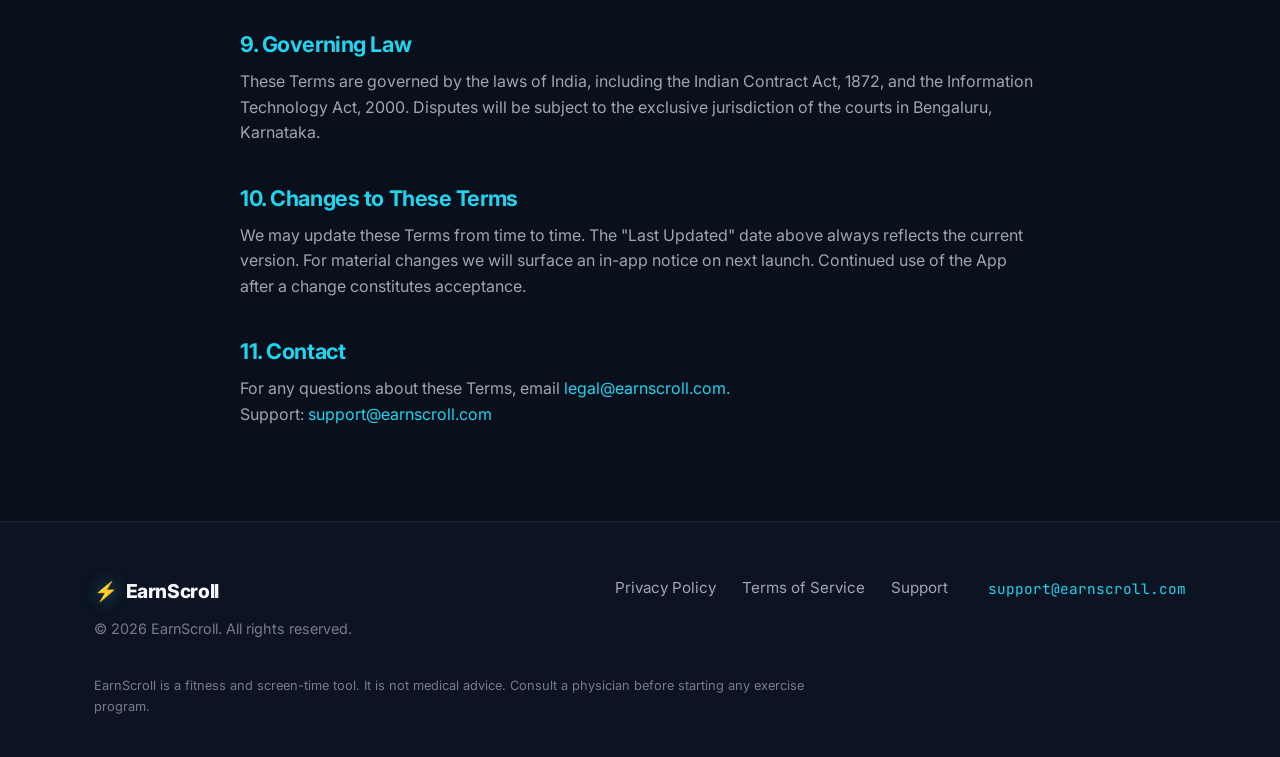
<file: terms-of-service/index.html>
<!DOCTYPE html>
<html lang="en">
<head>
  <meta charset="UTF-8" />
  <meta name="viewport" content="width=device-width, initial-scale=1.0" />
  <title>Terms of Service — EarnScroll</title>
  <meta name="description" content="EarnScroll terms of service. Usage terms, acceptable use, health disclaimer, and governing law." />
  <meta name="theme-color" content="#090F1B" />
  <link rel="canonical" href="https://earnscroll.com/terms-of-service/" />
  <link rel="preconnect" href="https://fonts.googleapis.com" />
  <link rel="preconnect" href="https://fonts.gstatic.com" crossorigin />
  <link href="https://fonts.googleapis.com/css2?family=Inter:wght@400;500;600;700;800&family=JetBrains+Mono:wght@400;500;600&display=swap" rel="stylesheet" />
  <link rel="icon" type="image/png" href="/images/favicon.png" />
  <link rel="stylesheet" href="/css/style.css" />
</head>
<body>
  <header class="nav">
    <div class="container nav-inner">
      <a class="logo" href="/"><span class="bolt" aria-hidden="true">⚡</span> EarnScroll</a>
      <nav class="nav-links" aria-label="Primary">
        <a href="/#features">Features</a>
        <a href="/#how">How It Works</a>
        <a href="/#pricing">Pricing</a>
        <a href="/#faq">FAQ</a>
      </nav>
      <div class="nav-cta">
        <a class="btn btn-primary" href="https://play.google.com/store/apps/details?id=com.earnscroll.app" target="_blank" rel="noopener">Download</a>
      </div>
    </div>
  </header>

  <main class="container">
    <article class="doc">
      <h1>Terms of Service</h1>
      <p class="updated">Last Updated: May 21, 2026</p>

      <h2>1. Acceptance &amp; Eligibility</h2>
      <p>By creating an account or using EarnScroll, you agree to these Terms. You must be at least 13 years old to use the App. If you are under the age of majority in your jurisdiction, you confirm you have a parent or guardian's consent.</p>

      <h2>2. License</h2>
      <p>We grant you a personal, non-exclusive, non-transferable, revocable license to use the App on devices you own or control. You may not sublicense, resell, or distribute the App.</p>

      <h2>3. Account Responsibilities</h2>
      <p>You are responsible for keeping your account credentials secure and for activity that occurs under your account. Notify us at <a href="mailto:support@earnscroll.com">support@earnscroll.com</a> if you suspect unauthorized access.</p>

      <h2>4. Acceptable Use</h2>
      <p>You agree NOT to:</p>
      <ul>
        <li>Reverse engineer, decompile, or attempt to extract source code or model weights from the App, including the on-device pose-estimation model.</li>
        <li>Use the App Blocker to circumvent parental controls, workplace device-management policies, or any other security control.</li>
        <li>Use automation, scripts, or any non-physical input to fake exercise reps and earn time without performing the workout.</li>
        <li>Use the App for any unlawful purpose or to harass, harm, or impersonate any person.</li>
      </ul>

      <h2>5. Free Tier &amp; Future Pro Tier</h2>
      <p>Version 1.0 of the App is offered free of charge with no in-app purchases. Future versions may introduce an optional "Pro" tier processed exclusively through Google Play Billing; pricing and terms specific to that tier will be presented in-app before any purchase.</p>

      <h2>6. Health &amp; Fitness Disclaimer</h2>
      <p>EarnScroll is a fitness and screen-time tool. It is NOT medical advice and does NOT diagnose, treat, or prevent any condition. Consult a physician before starting any new exercise program, especially if you have a medical condition. You exercise at your own risk.</p>

      <h2>7. Limitation of Liability</h2>
      <p>To the maximum extent permitted by law, EarnScroll and its operators are not liable for any indirect, incidental, consequential, or punitive damages, or for any loss of data, profits, or goodwill, arising out of or in connection with your use of the App. Our aggregate liability for any direct damages will not exceed INR 1,000.</p>

      <h2>8. Termination</h2>
      <p>You may terminate your account at any time via Settings → Delete Account. We may suspend or terminate your access if you violate these Terms or applicable law. On termination, your data is deleted as described in our <a href="/privacy-policy/">Privacy Policy</a>.</p>

      <h2>9. Governing Law</h2>
      <p>These Terms are governed by the laws of India, including the Indian Contract Act, 1872, and the Information Technology Act, 2000. Disputes will be subject to the exclusive jurisdiction of the courts in Bengaluru, Karnataka.</p>

      <h2>10. Changes to These Terms</h2>
      <p>We may update these Terms from time to time. The "Last Updated" date above always reflects the current version. For material changes we will surface an in-app notice on next launch. Continued use of the App after a change constitutes acceptance.</p>

      <h2>11. Contact</h2>
      <p>For any questions about these Terms, email <a href="mailto:legal@earnscroll.com">legal@earnscroll.com</a>.<br />Support: <a href="mailto:support@earnscroll.com">support@earnscroll.com</a></p>
    </article>
  </main>

  <footer class="footer">
    <div class="container">
      <div class="footer-grid">
        <div>
          <a class="logo" href="/"><span class="bolt">⚡</span> EarnScroll</a>
          <p class="footer-copy">© 2026 EarnScroll. All rights reserved.</p>
        </div>
        <nav class="footer-links" aria-label="Footer">
          <a href="/privacy-policy/">Privacy Policy</a>
          <a href="/terms-of-service/">Terms of Service</a>
          <a href="/support/">Support</a>
        </nav>
        <div><a class="footer-email" href="mailto:support@earnscroll.com">support@earnscroll.com</a></div>
      </div>
      <p class="disclaimer">EarnScroll is a fitness and screen-time tool. It is not medical advice. Consult a physician before starting any exercise program.</p>
    </div>
  </footer>
</body>
</html>
</file>
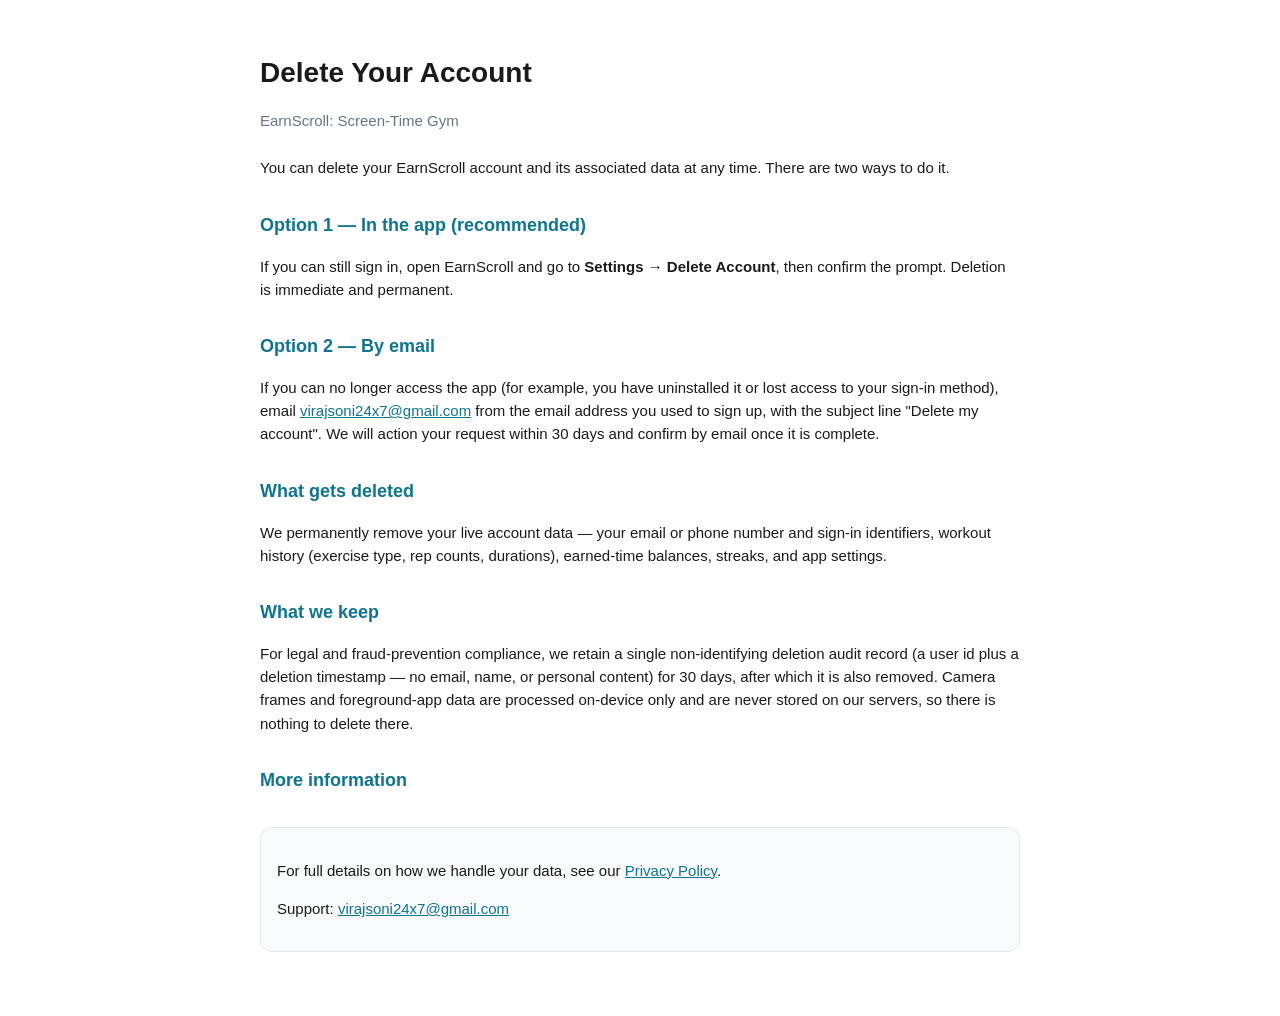
<file: delete-account.html>
<!DOCTYPE html>
<html lang="en">
<head>
  <meta charset="utf-8" />
  <meta name="viewport" content="width=device-width, initial-scale=1" />
  <title>EarnScroll — Delete Your Account</title>
  <style>
    :root { color-scheme: light dark; }
    body {
      font-family: -apple-system, BlinkMacSystemFont, "Segoe UI", Roboto, "Helvetica Neue", Arial, sans-serif;
      max-width: 760px;
      margin: 0 auto;
      padding: 32px 20px 64px;
      line-height: 1.55;
      color: #1a1a1a;
      background: #ffffff;
    }
    h1 { font-size: 28px; margin-bottom: 4px; }
    h2 { font-size: 18px; margin-top: 32px; color: #0e7490; }
    p, li { font-size: 15px; }
    code { background: #f1f5f9; padding: 1px 6px; border-radius: 4px; }
    .last-updated { color: #64748b; margin-bottom: 24px; }
    .contact { margin-top: 32px; padding: 16px; border: 1px solid #e2e8f0; border-radius: 12px; background: #f8fafc; }
    a { color: #0e7490; }
    @media (prefers-color-scheme: dark) {
      body { background: #0b1220; color: #e6eaf3; }
      h2 { color: #22d3ee; }
      .contact { background: #0f172a; border-color: #1f2a44; }
      code { background: #111a2e; }
    }
  </style>
</head>
<body>
  <h1>Delete Your Account</h1>
  <p class="last-updated">EarnScroll: Screen-Time Gym</p>

  <p>You can delete your EarnScroll account and its associated data at any time. There are two ways to do it.</p>

  <h2>Option 1 — In the app (recommended)</h2>
  <p>If you can still sign in, open EarnScroll and go to <strong>Settings → Delete Account</strong>, then confirm the prompt. Deletion is immediate and permanent.</p>

  <h2>Option 2 — By email</h2>
  <p>If you can no longer access the app (for example, you have uninstalled it or lost access to your sign-in method), email <a href="mailto:virajsoni24x7@gmail.com">virajsoni24x7@gmail.com</a> from the email address you used to sign up, with the subject line "Delete my account". We will action your request within 30 days and confirm by email once it is complete.</p>

  <h2>What gets deleted</h2>
  <p>We permanently remove your live account data — your email or phone number and sign-in identifiers, workout history (exercise type, rep counts, durations), earned-time balances, streaks, and app settings.</p>

  <h2>What we keep</h2>
  <p>For legal and fraud-prevention compliance, we retain a single non-identifying deletion audit record (a user id plus a deletion timestamp — no email, name, or personal content) for 30 days, after which it is also removed. Camera frames and foreground-app data are processed on-device only and are never stored on our servers, so there is nothing to delete there.</p>

  <h2>More information</h2>
  <div class="contact">
    <p>For full details on how we handle your data, see our <a href="/privacy">Privacy Policy</a>.</p>
    <p>Support: <a href="mailto:virajsoni24x7@gmail.com">virajsoni24x7@gmail.com</a></p>
  </div>
</body>
</html>
</file>
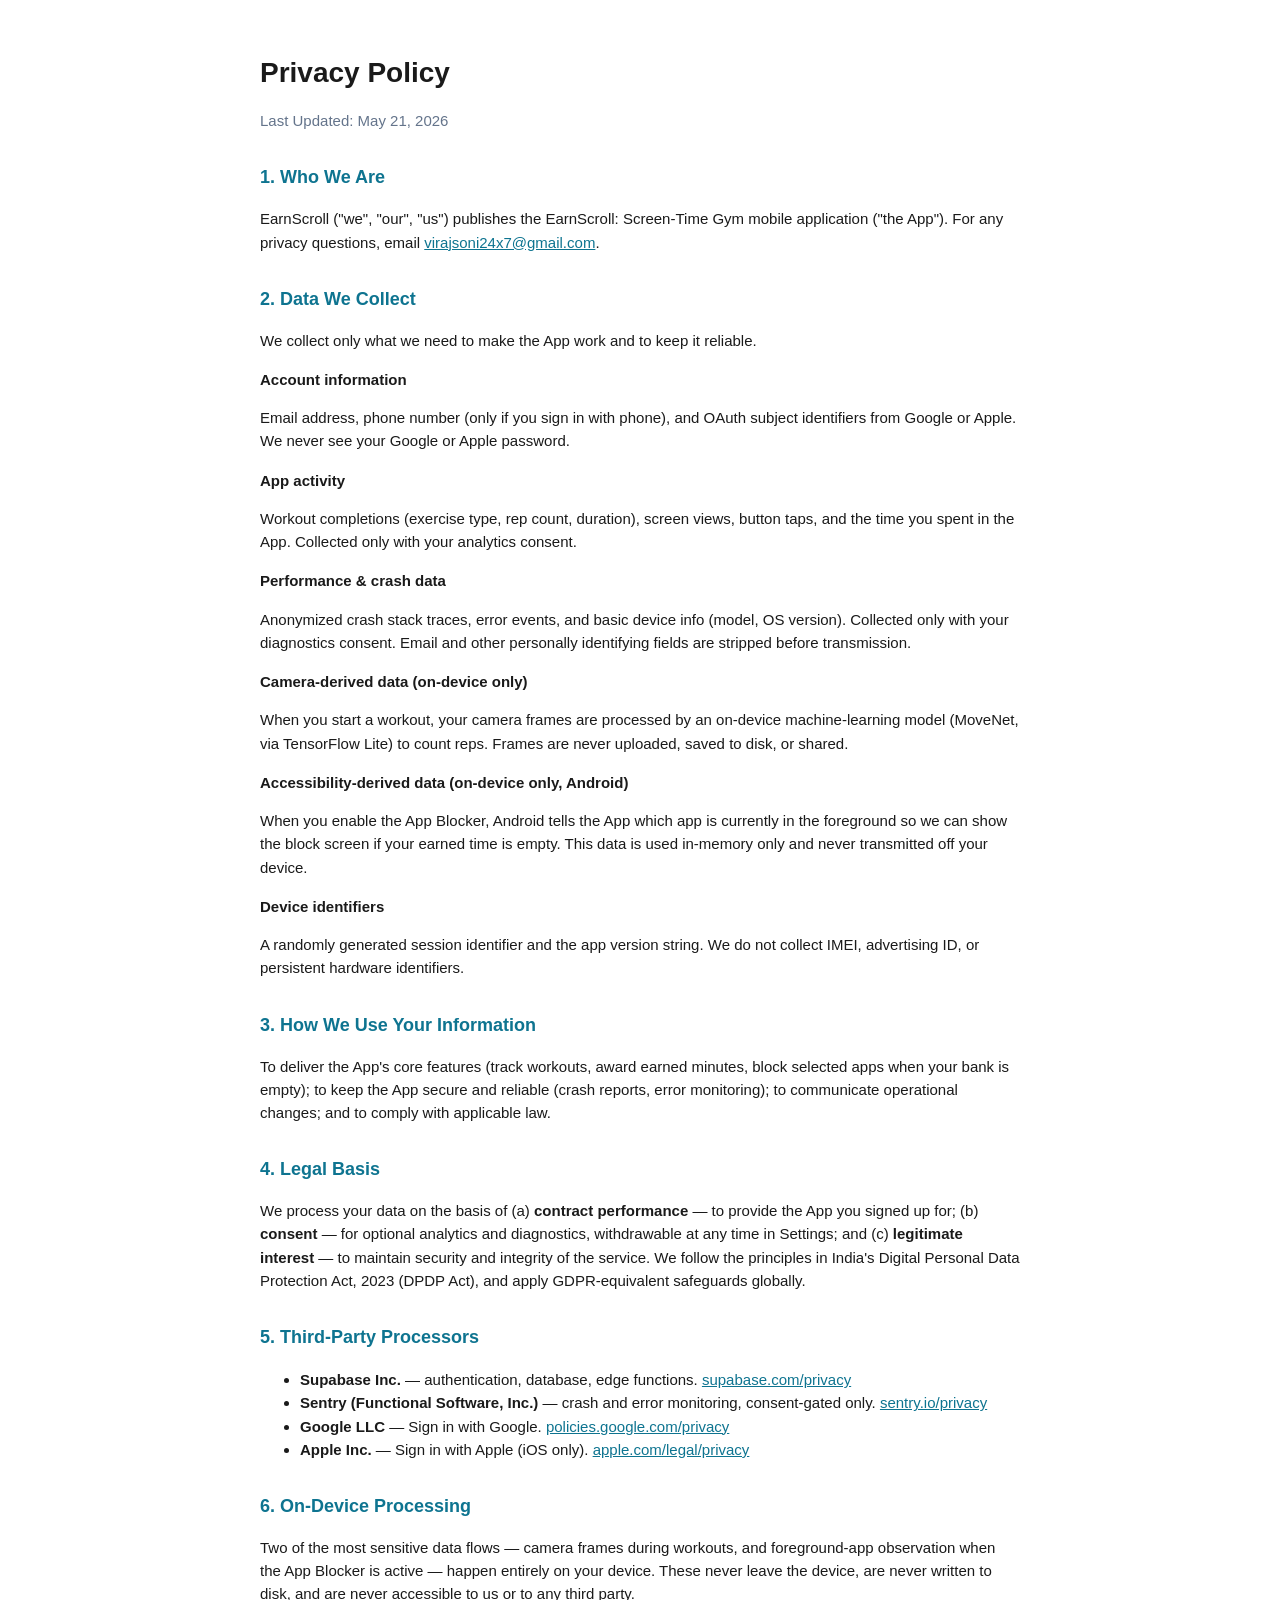
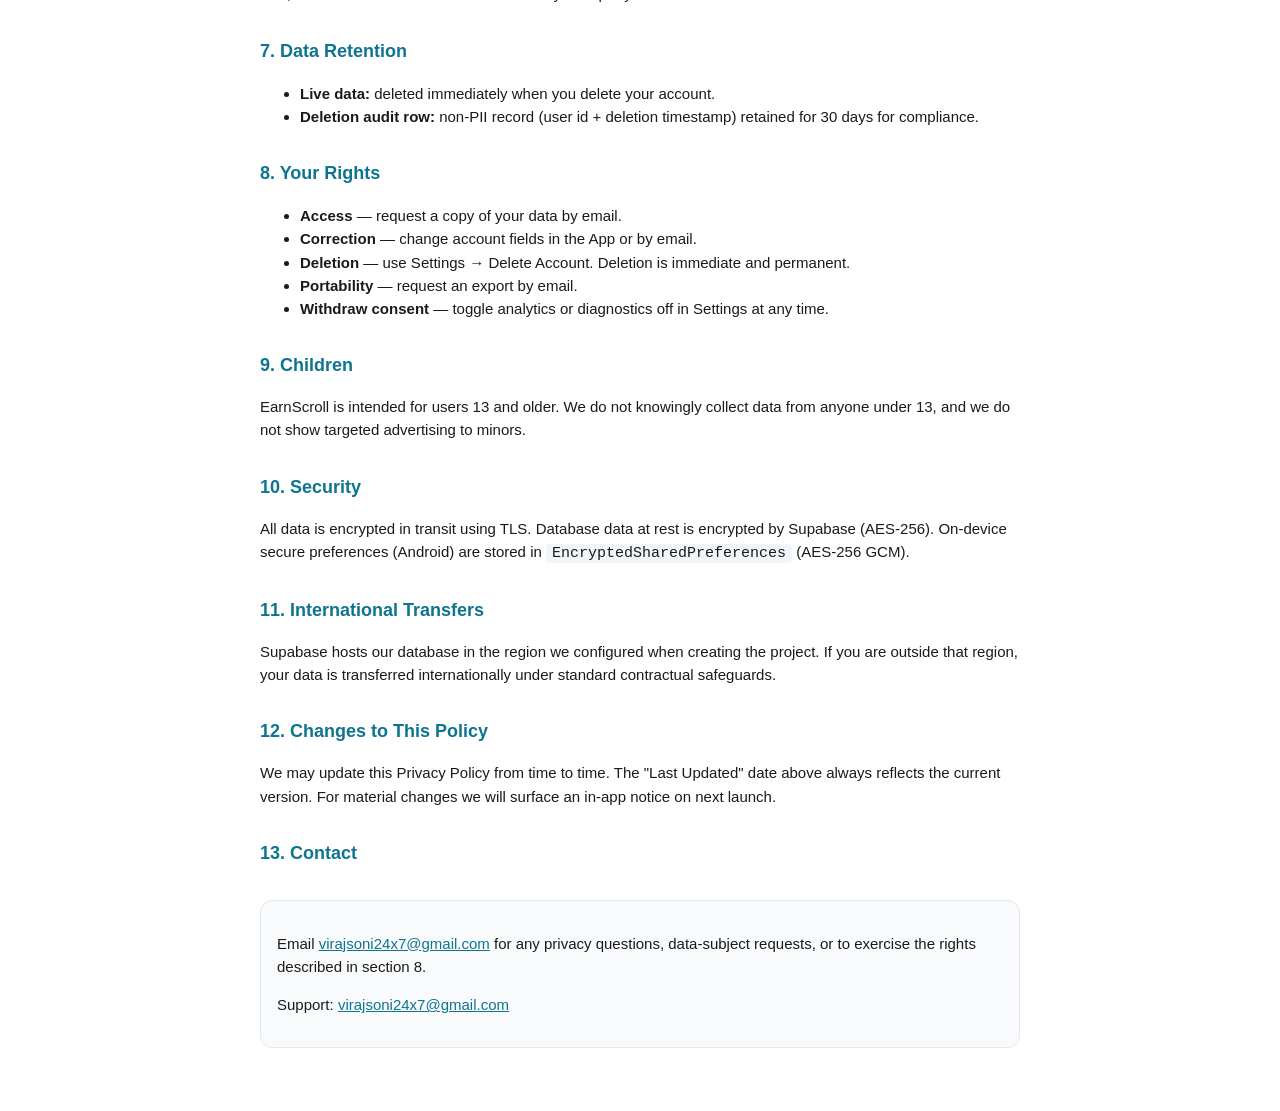
<file: privacy.html>
<!DOCTYPE html>
<html lang="en">
<head>
  <meta charset="utf-8" />
  <meta name="viewport" content="width=device-width, initial-scale=1" />
  <title>EarnScroll — Privacy Policy</title>
  <style>
    :root { color-scheme: light dark; }
    body {
      font-family: -apple-system, BlinkMacSystemFont, "Segoe UI", Roboto, "Helvetica Neue", Arial, sans-serif;
      max-width: 760px;
      margin: 0 auto;
      padding: 32px 20px 64px;
      line-height: 1.55;
      color: #1a1a1a;
      background: #ffffff;
    }
    h1 { font-size: 28px; margin-bottom: 4px; }
    h2 { font-size: 18px; margin-top: 32px; color: #0e7490; }
    h3 { font-size: 15px; margin-top: 16px; }
    p, li { font-size: 15px; }
    code { background: #f1f5f9; padding: 1px 6px; border-radius: 4px; }
    .last-updated { color: #64748b; margin-bottom: 24px; }
    .contact { margin-top: 32px; padding: 16px; border: 1px solid #e2e8f0; border-radius: 12px; background: #f8fafc; }
    a { color: #0e7490; }
    @media (prefers-color-scheme: dark) {
      body { background: #0b1220; color: #e6eaf3; }
      h2 { color: #22d3ee; }
      .contact { background: #0f172a; border-color: #1f2a44; }
      code { background: #111a2e; }
    }
  </style>
</head>
<body>
  <h1>Privacy Policy</h1>
  <p class="last-updated">Last Updated: May 21, 2026</p>

  <h2>1. Who We Are</h2>
  <p>EarnScroll ("we", "our", "us") publishes the EarnScroll: Screen-Time Gym mobile application ("the App"). For any privacy questions, email <a href="mailto:virajsoni24x7@gmail.com">virajsoni24x7@gmail.com</a>.</p>

  <h2>2. Data We Collect</h2>
  <p>We collect only what we need to make the App work and to keep it reliable.</p>

  <h3>Account information</h3>
  <p>Email address, phone number (only if you sign in with phone), and OAuth subject identifiers from Google or Apple. We never see your Google or Apple password.</p>

  <h3>App activity</h3>
  <p>Workout completions (exercise type, rep count, duration), screen views, button taps, and the time you spent in the App. Collected only with your analytics consent.</p>

  <h3>Performance &amp; crash data</h3>
  <p>Anonymized crash stack traces, error events, and basic device info (model, OS version). Collected only with your diagnostics consent. Email and other personally identifying fields are stripped before transmission.</p>

  <h3>Camera-derived data (on-device only)</h3>
  <p>When you start a workout, your camera frames are processed by an on-device machine-learning model (MoveNet, via TensorFlow Lite) to count reps. Frames are never uploaded, saved to disk, or shared.</p>

  <h3>Accessibility-derived data (on-device only, Android)</h3>
  <p>When you enable the App Blocker, Android tells the App which app is currently in the foreground so we can show the block screen if your earned time is empty. This data is used in-memory only and never transmitted off your device.</p>

  <h3>Device identifiers</h3>
  <p>A randomly generated session identifier and the app version string. We do not collect IMEI, advertising ID, or persistent hardware identifiers.</p>

  <h2>3. How We Use Your Information</h2>
  <p>To deliver the App's core features (track workouts, award earned minutes, block selected apps when your bank is empty); to keep the App secure and reliable (crash reports, error monitoring); to communicate operational changes; and to comply with applicable law.</p>

  <h2>4. Legal Basis</h2>
  <p>We process your data on the basis of (a) <strong>contract performance</strong> — to provide the App you signed up for; (b) <strong>consent</strong> — for optional analytics and diagnostics, withdrawable at any time in Settings; and (c) <strong>legitimate interest</strong> — to maintain security and integrity of the service. We follow the principles in India's Digital Personal Data Protection Act, 2023 (DPDP Act), and apply GDPR-equivalent safeguards globally.</p>

  <h2>5. Third-Party Processors</h2>
  <ul>
    <li><strong>Supabase Inc.</strong> — authentication, database, edge functions. <a href="https://supabase.com/privacy">supabase.com/privacy</a></li>
    <li><strong>Sentry (Functional Software, Inc.)</strong> — crash and error monitoring, consent-gated only. <a href="https://sentry.io/privacy/">sentry.io/privacy</a></li>
    <li><strong>Google LLC</strong> — Sign in with Google. <a href="https://policies.google.com/privacy">policies.google.com/privacy</a></li>
    <li><strong>Apple Inc.</strong> — Sign in with Apple (iOS only). <a href="https://www.apple.com/legal/privacy/">apple.com/legal/privacy</a></li>
  </ul>

  <h2>6. On-Device Processing</h2>
  <p>Two of the most sensitive data flows — camera frames during workouts, and foreground-app observation when the App Blocker is active — happen entirely on your device. These never leave the device, are never written to disk, and are never accessible to us or to any third party.</p>

  <h2>7. Data Retention</h2>
  <ul>
    <li><strong>Live data:</strong> deleted immediately when you delete your account.</li>
    <li><strong>Deletion audit row:</strong> non-PII record (user id + deletion timestamp) retained for 30 days for compliance.</li>
  </ul>

  <h2>8. Your Rights</h2>
  <ul>
    <li><strong>Access</strong> — request a copy of your data by email.</li>
    <li><strong>Correction</strong> — change account fields in the App or by email.</li>
    <li><strong>Deletion</strong> — use Settings → Delete Account. Deletion is immediate and permanent.</li>
    <li><strong>Portability</strong> — request an export by email.</li>
    <li><strong>Withdraw consent</strong> — toggle analytics or diagnostics off in Settings at any time.</li>
  </ul>

  <h2>9. Children</h2>
  <p>EarnScroll is intended for users 13 and older. We do not knowingly collect data from anyone under 13, and we do not show targeted advertising to minors.</p>

  <h2>10. Security</h2>
  <p>All data is encrypted in transit using TLS. Database data at rest is encrypted by Supabase (AES-256). On-device secure preferences (Android) are stored in <code>EncryptedSharedPreferences</code> (AES-256 GCM).</p>

  <h2>11. International Transfers</h2>
  <p>Supabase hosts our database in the region we configured when creating the project. If you are outside that region, your data is transferred internationally under standard contractual safeguards.</p>

  <h2>12. Changes to This Policy</h2>
  <p>We may update this Privacy Policy from time to time. The "Last Updated" date above always reflects the current version. For material changes we will surface an in-app notice on next launch.</p>

  <h2>13. Contact</h2>
  <div class="contact">
    <p>Email <a href="mailto:virajsoni24x7@gmail.com">virajsoni24x7@gmail.com</a> for any privacy questions, data-subject requests, or to exercise the rights described in section 8.</p>
    <p>Support: <a href="mailto:virajsoni24x7@gmail.com">virajsoni24x7@gmail.com</a></p>
  </div>
</body>
</html>
</file>
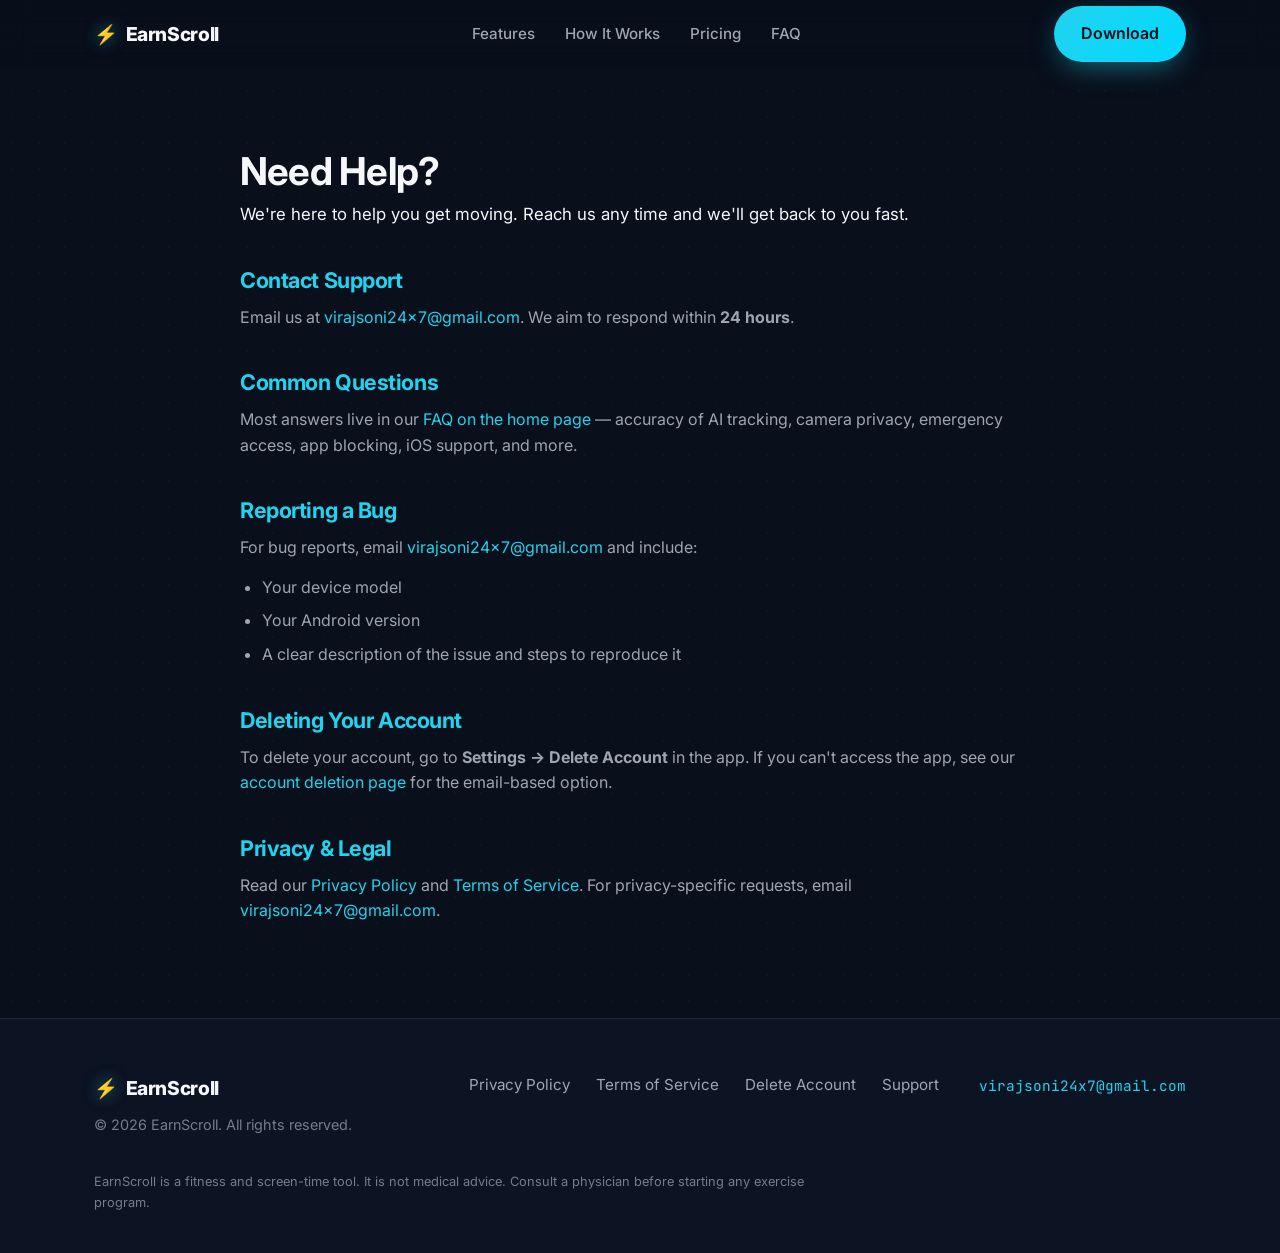
<file: support.html>
<!DOCTYPE html>
<html lang="en">
<head>
  <meta charset="UTF-8" />
  <meta name="viewport" content="width=device-width, initial-scale=1.0" />
  <title>Support — EarnScroll</title>
  <meta name="description" content="Need help with EarnScroll? Contact support, report a bug, or learn how to delete your account." />
  <meta name="theme-color" content="#090F1B" />
  <link rel="canonical" href="https://earnscroll.com/support" />
  <link rel="preconnect" href="https://fonts.googleapis.com" />
  <link rel="preconnect" href="https://fonts.gstatic.com" crossorigin />
  <link href="https://fonts.googleapis.com/css2?family=Inter:wght@400;500;600;700;800&family=JetBrains+Mono:wght@400;500;600&display=swap" rel="stylesheet" />
  <link rel="icon" type="image/png" href="/images/favicon.png" />
  <link rel="stylesheet" href="/css/style.css" />
</head>
<body>
  <header class="nav">
    <div class="container nav-inner">
      <a class="logo" href="/"><span class="bolt" aria-hidden="true">⚡</span> EarnScroll</a>
      <nav class="nav-links" aria-label="Primary">
        <a href="/#features">Features</a>
        <a href="/#how">How It Works</a>
        <a href="/#pricing">Pricing</a>
        <a href="/#faq">FAQ</a>
      </nav>
      <div class="nav-cta">
        <a class="btn btn-primary" href="https://play.google.com/store/apps/details?id=com.earnscroll.app" target="_blank" rel="noopener">Download</a>
      </div>
    </div>
  </header>

  <main class="container">
    <article class="doc">
      <h1>Need Help?</h1>
      <p class="lead">We're here to help you get moving. Reach us any time and we'll get back to you fast.</p>

      <h2>Contact Support</h2>
      <p>Email us at <a href="mailto:virajsoni24x7@gmail.com">virajsoni24x7@gmail.com</a>. We aim to respond within <strong>24 hours</strong>.</p>

      <h2>Common Questions</h2>
      <p>Most answers live in our <a href="/#faq">FAQ on the home page</a> — accuracy of AI tracking, camera privacy, emergency access, app blocking, iOS support, and more.</p>

      <h2>Reporting a Bug</h2>
      <p>For bug reports, email <a href="mailto:virajsoni24x7@gmail.com">virajsoni24x7@gmail.com</a> and include:</p>
      <ul>
        <li>Your device model</li>
        <li>Your Android version</li>
        <li>A clear description of the issue and steps to reproduce it</li>
      </ul>

      <h2>Deleting Your Account</h2>
      <p>To delete your account, go to <strong>Settings → Delete Account</strong> in the app. If you can't access the app, see our <a href="/delete-account">account deletion page</a> for the email-based option.</p>

      <h2>Privacy &amp; Legal</h2>
      <p>Read our <a href="/privacy">Privacy Policy</a> and <a href="/terms">Terms of Service</a>. For privacy-specific requests, email <a href="mailto:virajsoni24x7@gmail.com">virajsoni24x7@gmail.com</a>.</p>
    </article>
  </main>

  <footer class="footer">
    <div class="container">
      <div class="footer-grid">
        <div>
          <a class="logo" href="/"><span class="bolt">⚡</span> EarnScroll</a>
          <p class="footer-copy">© 2026 EarnScroll. All rights reserved.</p>
        </div>
        <nav class="footer-links" aria-label="Footer">
          <a href="/privacy">Privacy Policy</a>
          <a href="/terms">Terms of Service</a>
          <a href="/delete-account">Delete Account</a>
          <a href="/support">Support</a>
        </nav>
        <div><a class="footer-email" href="mailto:virajsoni24x7@gmail.com">virajsoni24x7@gmail.com</a></div>
      </div>
      <p class="disclaimer">EarnScroll is a fitness and screen-time tool. It is not medical advice. Consult a physician before starting any exercise program.</p>
    </div>
  </footer>
</body>
</html>
</file>
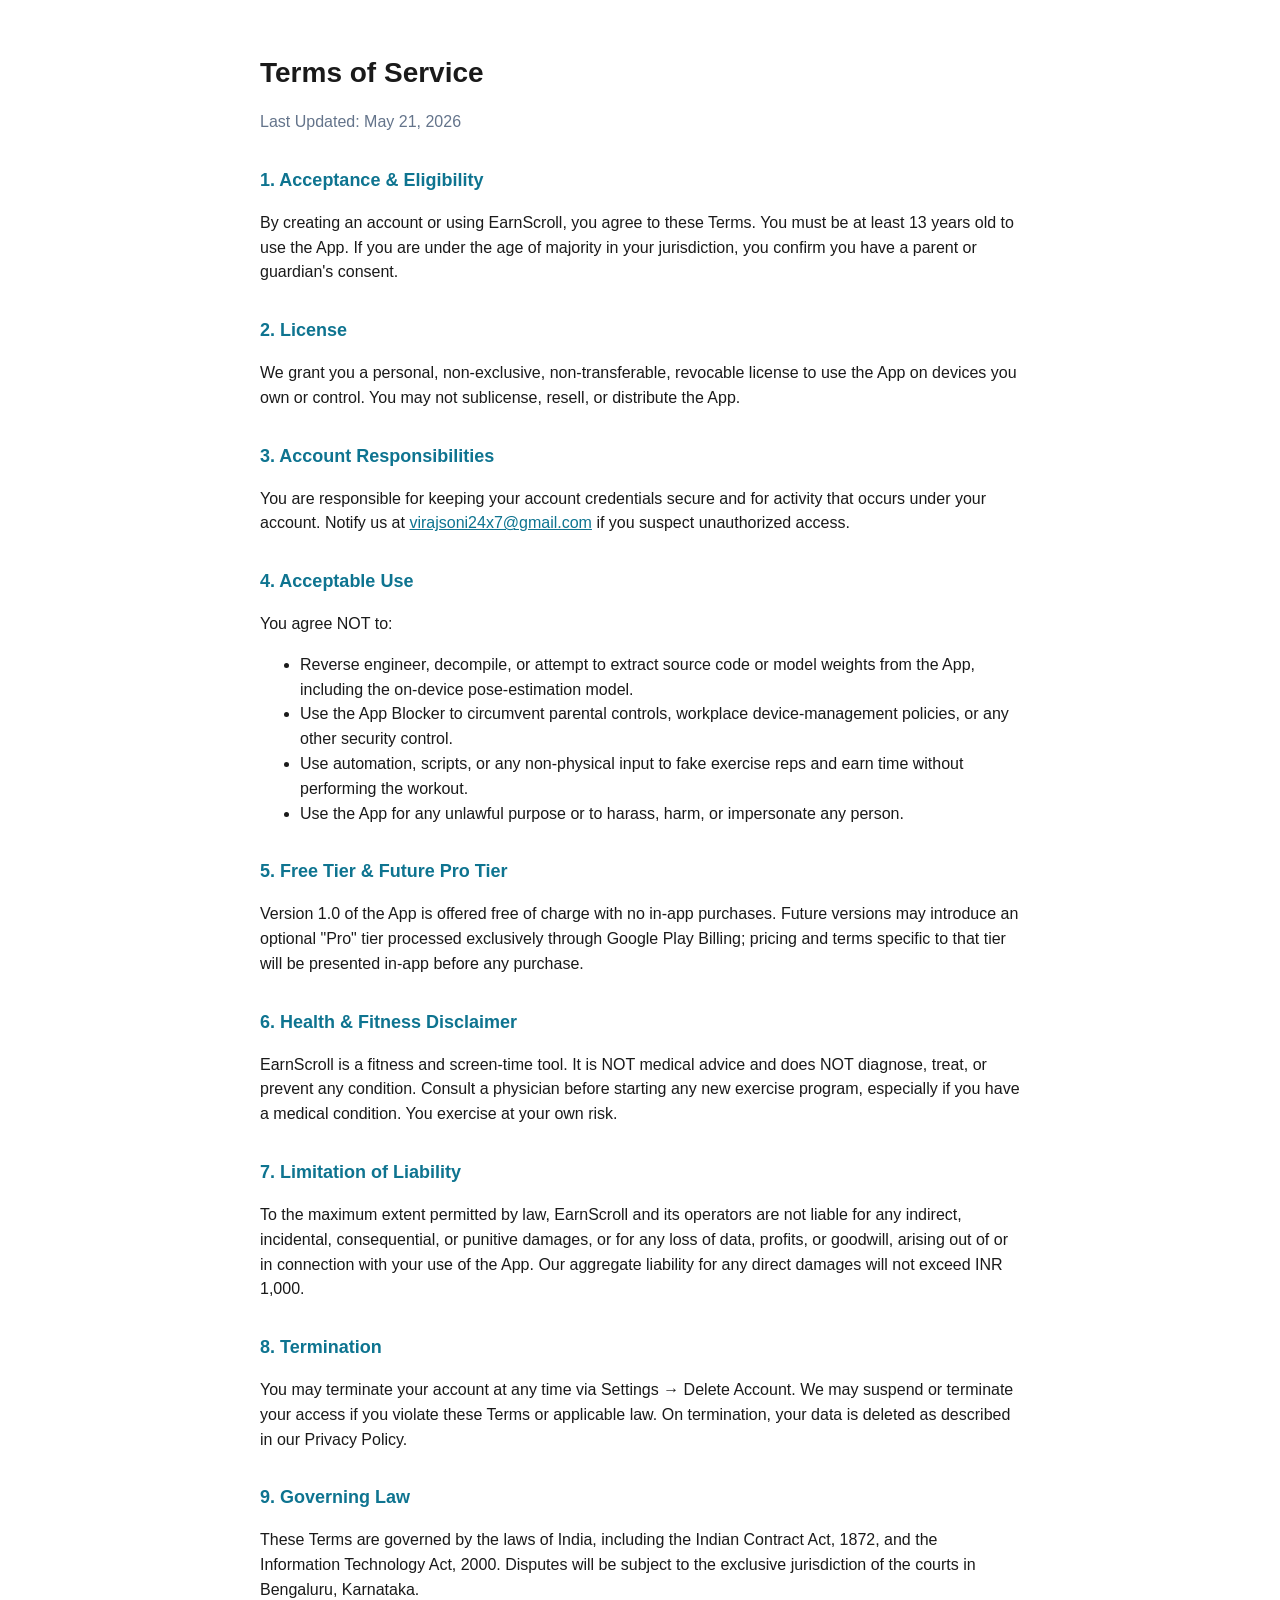
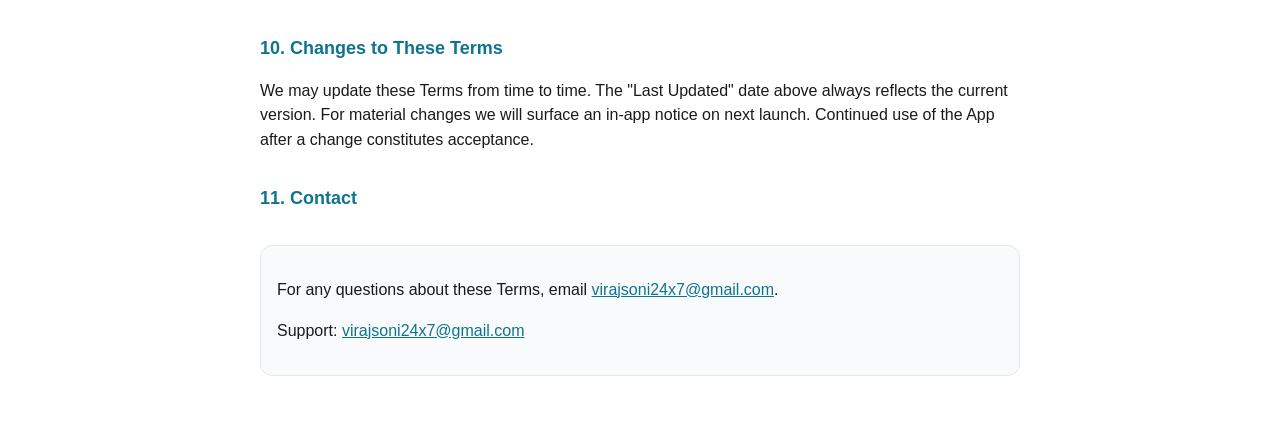
<file: terms.html>
<!DOCTYPE html>
<html lang="en">
<head>
  <meta charset="utf-8" />
  <meta name="viewport" content="width=device-width, initial-scale=1" />
  <title>EarnScroll — Terms of Service</title>
  <style>
    :root { color-scheme: light dark; }
    body {
      font-family: -apple-system, BlinkMacSystemFont, "Segoe UI", Roboto, "Helvetica Neue", Arial, sans-serif;
      max-width: 760px;
      margin: 0 auto;
      padding: 32px 20px 64px;
      line-height: 1.55;
      color: #1a1a1a;
      background: #ffffff;
    }
    h1 { font-size: 28px; margin-bottom: 4px; }
    h2 { font-size: 18px; margin-top: 32px; color: #0e7490; }
    .last-updated { color: #64748b; margin-bottom: 24px; }
    .contact { margin-top: 32px; padding: 16px; border: 1px solid #e2e8f0; border-radius: 12px; background: #f8fafc; }
    a { color: #0e7490; }
    @media (prefers-color-scheme: dark) {
      body { background: #0b1220; color: #e6eaf3; }
      h2 { color: #22d3ee; }
      .contact { background: #0f172a; border-color: #1f2a44; }
    }
  </style>
</head>
<body>
  <h1>Terms of Service</h1>
  <p class="last-updated">Last Updated: May 21, 2026</p>

  <h2>1. Acceptance &amp; Eligibility</h2>
  <p>By creating an account or using EarnScroll, you agree to these Terms. You must be at least 13 years old to use the App. If you are under the age of majority in your jurisdiction, you confirm you have a parent or guardian's consent.</p>

  <h2>2. License</h2>
  <p>We grant you a personal, non-exclusive, non-transferable, revocable license to use the App on devices you own or control. You may not sublicense, resell, or distribute the App.</p>

  <h2>3. Account Responsibilities</h2>
  <p>You are responsible for keeping your account credentials secure and for activity that occurs under your account. Notify us at <a href="mailto:virajsoni24x7@gmail.com">virajsoni24x7@gmail.com</a> if you suspect unauthorized access.</p>

  <h2>4. Acceptable Use</h2>
  <p>You agree NOT to:</p>
  <ul>
    <li>Reverse engineer, decompile, or attempt to extract source code or model weights from the App, including the on-device pose-estimation model.</li>
    <li>Use the App Blocker to circumvent parental controls, workplace device-management policies, or any other security control.</li>
    <li>Use automation, scripts, or any non-physical input to fake exercise reps and earn time without performing the workout.</li>
    <li>Use the App for any unlawful purpose or to harass, harm, or impersonate any person.</li>
  </ul>

  <h2>5. Free Tier &amp; Future Pro Tier</h2>
  <p>Version 1.0 of the App is offered free of charge with no in-app purchases. Future versions may introduce an optional "Pro" tier processed exclusively through Google Play Billing; pricing and terms specific to that tier will be presented in-app before any purchase.</p>

  <h2>6. Health &amp; Fitness Disclaimer</h2>
  <p>EarnScroll is a fitness and screen-time tool. It is NOT medical advice and does NOT diagnose, treat, or prevent any condition. Consult a physician before starting any new exercise program, especially if you have a medical condition. You exercise at your own risk.</p>

  <h2>7. Limitation of Liability</h2>
  <p>To the maximum extent permitted by law, EarnScroll and its operators are not liable for any indirect, incidental, consequential, or punitive damages, or for any loss of data, profits, or goodwill, arising out of or in connection with your use of the App. Our aggregate liability for any direct damages will not exceed INR 1,000.</p>

  <h2>8. Termination</h2>
  <p>You may terminate your account at any time via Settings → Delete Account. We may suspend or terminate your access if you violate these Terms or applicable law. On termination, your data is deleted as described in our Privacy Policy.</p>

  <h2>9. Governing Law</h2>
  <p>These Terms are governed by the laws of India, including the Indian Contract Act, 1872, and the Information Technology Act, 2000. Disputes will be subject to the exclusive jurisdiction of the courts in Bengaluru, Karnataka.</p>

  <h2>10. Changes to These Terms</h2>
  <p>We may update these Terms from time to time. The "Last Updated" date above always reflects the current version. For material changes we will surface an in-app notice on next launch. Continued use of the App after a change constitutes acceptance.</p>

  <h2>11. Contact</h2>
  <div class="contact">
    <p>For any questions about these Terms, email <a href="mailto:virajsoni24x7@gmail.com">virajsoni24x7@gmail.com</a>.</p>
    <p>Support: <a href="mailto:virajsoni24x7@gmail.com">virajsoni24x7@gmail.com</a></p>
  </div>
</body>
</html>
</file>
<file: css/style.css>
/* ============================================================
   EarnScroll — Screen-Time Gym :: Landing site stylesheet
   Industrial dark design system
   ============================================================ */

:root {
  /* Brand palette */
  --cyan: #22D3EE;
  --cyan-bright: #49CBEB;
  --cyan-neon: #00D9FF;
  --bg: #090F1B;
  --bg-2: #0C1322;
  --card: #141B2B;
  --card-2: #161E30;
  --text: #F5F7FB;
  --text-muted: rgba(224, 229, 238, 0.7);
  --text-dim: rgba(224, 229, 238, 0.5);
  --border: #1F2535;
  --gold: #FFD700;
  --green: #22C55E;
  --red: #EF4444;
  --amber: #F59E0B;

  --radius: 20px;
  --radius-sm: 14px;
  --maxw: 1140px;

  --shadow-glow: 0 0 60px -12px rgba(34, 211, 238, 0.45);
  --font-sans: 'Inter', -apple-system, BlinkMacSystemFont, 'Segoe UI', Roboto, sans-serif;
  --font-mono: 'JetBrains Mono', 'Space Mono', ui-monospace, monospace;
}

* { box-sizing: border-box; margin: 0; padding: 0; }

html { scroll-behavior: smooth; -webkit-text-size-adjust: 100%; }

body {
  font-family: var(--font-sans);
  background: var(--bg);
  color: var(--text);
  line-height: 1.6;
  overflow-x: hidden;
  /* subtle dot-grid texture over the industrial navy */
  background-image:
    radial-gradient(rgba(34, 211, 238, 0.04) 1px, transparent 1px);
  background-size: 26px 26px;
}

img { max-width: 100%; display: block; }
a { color: inherit; text-decoration: none; }

.container { width: 100%; max-width: var(--maxw); margin: 0 auto; padding: 0 24px; }

/* ---------- Typography ---------- */
h1, h2, h3 { font-weight: 700; line-height: 1.15; letter-spacing: -0.02em; }
.mono { font-family: var(--font-mono); }

.section { padding: 96px 0; position: relative; }
.section-title {
  font-size: clamp(1.9rem, 4vw, 2.8rem);
  text-align: center;
  margin-bottom: 14px;
}
.section-sub {
  text-align: center;
  color: var(--text-muted);
  max-width: 620px;
  margin: 0 auto 56px;
  font-size: 1.05rem;
}
.eyebrow {
  display: inline-block;
  font-family: var(--font-mono);
  font-size: 0.78rem;
  letter-spacing: 0.18em;
  text-transform: uppercase;
  color: var(--cyan);
  margin-bottom: 14px;
}

/* ---------- Buttons ---------- */
.btn {
  display: inline-flex;
  align-items: center;
  justify-content: center;
  gap: 10px;
  padding: 14px 26px;
  border-radius: 999px;
  font-weight: 600;
  font-size: 1rem;
  cursor: pointer;
  border: 1px solid transparent;
  transition: transform 0.18s ease, box-shadow 0.18s ease, background 0.18s ease;
  white-space: nowrap;
}
.btn-primary {
  background: linear-gradient(135deg, var(--cyan) 0%, var(--cyan-neon) 100%);
  color: #04121a;
  box-shadow: 0 8px 30px -8px rgba(34, 211, 238, 0.6);
}
.btn-primary:hover { transform: translateY(-2px); box-shadow: 0 12px 40px -8px rgba(34, 211, 238, 0.8); }
.btn-ghost {
  background: rgba(255, 255, 255, 0.04);
  border: 1px solid var(--border);
  color: var(--text);
}
.btn-ghost:hover { border-color: var(--cyan); color: var(--cyan); }
.btn svg { width: 20px; height: 20px; }

/* ---------- Navbar ---------- */
.nav {
  position: sticky;
  top: 0;
  z-index: 100;
  backdrop-filter: blur(14px);
  -webkit-backdrop-filter: blur(14px);
  background: rgba(9, 15, 27, 0.72);
  border-bottom: 1px solid transparent;
  transition: border-color 0.3s ease, background 0.3s ease;
}
.nav.scrolled { border-bottom-color: var(--border); background: rgba(9, 15, 27, 0.9); }
.nav-inner { display: flex; align-items: center; justify-content: space-between; height: 68px; }
.logo { display: flex; align-items: center; gap: 8px; font-weight: 800; font-size: 1.2rem; letter-spacing: -0.02em; }
.logo .bolt { color: var(--cyan); filter: drop-shadow(0 0 8px rgba(34,211,238,0.6)); }
.nav-links { display: flex; align-items: center; gap: 30px; }
.nav-links a { color: var(--text-muted); font-size: 0.95rem; font-weight: 500; transition: color 0.15s; }
.nav-links a:hover { color: var(--text); }
.nav-cta { display: flex; align-items: center; gap: 14px; }
.nav-toggle { display: none; background: none; border: none; color: var(--text); cursor: pointer; }
.nav-toggle svg { width: 26px; height: 26px; }

/* ---------- Hero ---------- */
.hero { position: relative; padding: 80px 0 100px; overflow: hidden; }
.hero::before {
  content: "";
  position: absolute;
  top: -20%; left: 50%;
  width: 900px; height: 900px;
  transform: translateX(-50%);
  background: radial-gradient(circle, rgba(34,211,238,0.16) 0%, transparent 60%);
  pointer-events: none;
}
.hero-grid {
  display: grid;
  grid-template-columns: 1.05fr 0.95fr;
  gap: 48px;
  align-items: center;
  position: relative;
}
.hero h1 {
  font-size: clamp(2.6rem, 6vw, 4.3rem);
  margin-bottom: 22px;
  background: linear-gradient(180deg, #ffffff 0%, #b9d9e3 100%);
  -webkit-background-clip: text;
  background-clip: text;
  -webkit-text-fill-color: transparent;
}
.hero h1 .accent {
  background: linear-gradient(135deg, var(--cyan) 0%, var(--cyan-neon) 100%);
  -webkit-background-clip: text;
  background-clip: text;
  -webkit-text-fill-color: transparent;
}
.hero-sub { font-size: 1.15rem; color: var(--text-muted); max-width: 540px; margin-bottom: 34px; }
.hero-ctas { display: flex; gap: 16px; flex-wrap: wrap; margin-bottom: 30px; }
.trust-badges { display: flex; flex-direction: column; gap: 10px; }
.trust-badges span { font-size: 0.9rem; color: var(--text-dim); display: flex; align-items: center; gap: 8px; }

/* Screenshot frame (source images are square 1:1) */
.phone {
  position: relative;
  width: 340px;
  max-width: 100%;
  margin: 0 auto;
  border-radius: 26px;
  padding: 10px;
  background: linear-gradient(160deg, #1c2740, #0c1220);
  border: 1px solid var(--border);
  box-shadow: var(--shadow-glow), 0 30px 70px -30px rgba(0,0,0,0.8);
}
.phone img {
  border-radius: 18px;
  width: 100%;
  height: auto;
  aspect-ratio: 1 / 1;
  object-fit: cover;
  display: block;
}
.hero-phone { animation: float 6s ease-in-out infinite; }
@keyframes float {
  0%, 100% { transform: translateY(0); }
  50% { transform: translateY(-12px); }
}

/* ---------- Problem cards ---------- */
.grid-3 { display: grid; grid-template-columns: repeat(3, 1fr); gap: 24px; }
.card {
  background: linear-gradient(160deg, rgba(20,27,43,0.9), rgba(12,18,32,0.9));
  border: 1px solid var(--border);
  border-radius: var(--radius);
  padding: 30px;
  backdrop-filter: blur(6px);
  transition: transform 0.2s ease, border-color 0.2s ease;
}
.card:hover { transform: translateY(-4px); border-color: rgba(34,211,238,0.4); }
.card .emoji { font-size: 2rem; margin-bottom: 16px; display: block; }
.card h3 { font-size: 1.2rem; margin-bottom: 10px; }
.card p { color: var(--text-muted); font-size: 0.98rem; }
.transition-line {
  text-align: center;
  font-size: 1.4rem;
  font-weight: 700;
  margin-top: 44px;
  color: var(--cyan);
}

/* ---------- How it works ---------- */
.steps { display: flex; flex-direction: column; gap: 80px; }
.step {
  display: grid;
  grid-template-columns: 1fr 320px;
  gap: 56px;
  align-items: center;
}
.step:nth-child(even) { grid-template-columns: 320px 1fr; }
.step:nth-child(even) .step-body { order: 2; }
.step-num {
  font-family: var(--font-mono);
  font-size: 0.85rem;
  color: var(--cyan);
  letter-spacing: 0.15em;
  margin-bottom: 12px;
}
.step-icon {
  width: 52px; height: 52px;
  border-radius: 14px;
  background: rgba(34,211,238,0.1);
  border: 1px solid rgba(34,211,238,0.3);
  display: flex; align-items: center; justify-content: center;
  margin-bottom: 18px;
  font-size: 1.5rem;
}
.step-body h3 { font-size: 1.6rem; margin-bottom: 12px; }
.step-body p { color: var(--text-muted); font-size: 1.05rem; max-width: 460px; }
.step .phone { width: 320px; }

/* ---------- Feature grid ---------- */
.grid-feat { display: grid; grid-template-columns: repeat(3, 1fr); gap: 22px; }
.feat-card .fi {
  width: 46px; height: 46px; border-radius: 12px;
  display: flex; align-items: center; justify-content: center;
  background: rgba(34,211,238,0.09);
  border: 1px solid rgba(34,211,238,0.22);
  margin-bottom: 16px;
}
.feat-card .fi svg { width: 24px; height: 24px; color: var(--cyan); }

/* ---------- Gallery ---------- */
.gallery {
  display: flex;
  gap: 30px;
  overflow-x: auto;
  padding: 10px 24px 30px;
  scroll-snap-type: x mandatory;
  -webkit-overflow-scrolling: touch;
}
.gallery::-webkit-scrollbar { height: 8px; }
.gallery::-webkit-scrollbar-thumb { background: var(--border); border-radius: 8px; }
.gallery-item { scroll-snap-align: center; flex: 0 0 auto; text-align: center; }
.gallery-item .phone { width: 300px; }
.gallery-item .cap { margin-top: 16px; color: var(--text-muted); font-size: 0.95rem; font-family: var(--font-mono); }

/* ---------- Pricing ---------- */
.pricing-grid { display: grid; grid-template-columns: repeat(2, 1fr); gap: 26px; max-width: 900px; margin: 0 auto; align-items: start; }
.price-card { padding: 36px; position: relative; }
.price-card.pro {
  border: 1px solid transparent;
  background:
    linear-gradient(var(--card), var(--card)) padding-box,
    linear-gradient(135deg, var(--gold), var(--cyan)) border-box;
}
.price-card h3 { font-size: 1.4rem; margin-bottom: 6px; }
.price-card .tagline { color: var(--text-dim); font-size: 0.9rem; margin-bottom: 24px; }
.price-list { list-style: none; margin-bottom: 26px; }
.price-list li { padding: 9px 0; color: var(--text-muted); display: flex; align-items: center; gap: 10px; border-bottom: 1px solid rgba(255,255,255,0.04); }
.price-list li svg { width: 18px; height: 18px; color: var(--green); flex-shrink: 0; }
.tiers { display: flex; flex-direction: column; gap: 10px; margin-bottom: 24px; }
.tier {
  display: flex; justify-content: space-between; align-items: center;
  padding: 12px 16px; border-radius: var(--radius-sm);
  background: rgba(255,255,255,0.03); border: 1px solid var(--border);
}
.tier .amt { font-family: var(--font-mono); font-weight: 600; }
.tier .amt small { color: var(--text-dim); font-weight: 400; }
.badge {
  font-size: 0.68rem; font-weight: 700; text-transform: uppercase; letter-spacing: 0.1em;
  padding: 3px 9px; border-radius: 999px; background: var(--gold); color: #1a1400;
}
.badge-best { position: absolute; top: -12px; right: 24px; }
.price-card .btn { width: 100%; }
.manage-note { text-align: center; font-size: 0.82rem; color: var(--text-dim); margin-top: 14px; }

/* ---------- FAQ ---------- */
.faq { max-width: 780px; margin: 0 auto; }
.faq-item { border-bottom: 1px solid var(--border); }
.faq-q {
  width: 100%; text-align: left; background: none; border: none; color: var(--text);
  font-size: 1.08rem; font-weight: 600; padding: 22px 40px 22px 0; cursor: pointer;
  position: relative; font-family: inherit;
}
.faq-q::after {
  content: "+"; position: absolute; right: 6px; top: 50%; transform: translateY(-50%);
  font-size: 1.6rem; color: var(--cyan); font-weight: 400; transition: transform 0.2s;
}
.faq-item.open .faq-q::after { transform: translateY(-50%) rotate(45deg); }
.faq-a { max-height: 0; overflow: hidden; transition: max-height 0.3s ease; }
.faq-a p { padding: 0 40px 22px 0; color: var(--text-muted); font-size: 0.98rem; }

/* ---------- Final CTA ---------- */
.final-cta { text-align: center; position: relative; overflow: hidden; }
.final-cta::before {
  content: ""; position: absolute; inset: 0;
  background: radial-gradient(circle at 50% 120%, rgba(34,211,238,0.22), transparent 60%);
  pointer-events: none;
}
.final-cta h2 { font-size: clamp(2rem, 5vw, 3.2rem); margin-bottom: 16px; }
.final-cta p { color: var(--text-muted); font-size: 1.15rem; margin-bottom: 32px; }
.final-cta .small { font-size: 0.9rem; color: var(--text-dim); margin-top: 18px; }

/* ---------- Footer ---------- */
.footer { border-top: 1px solid var(--border); padding: 54px 0 40px; background: var(--bg-2); }
.footer-grid { display: grid; grid-template-columns: 1fr auto auto; gap: 40px; align-items: start; }
.footer-links { display: flex; gap: 26px; flex-wrap: wrap; }
.footer-links a { color: var(--text-muted); font-size: 0.95rem; }
.footer-links a:hover { color: var(--cyan); }
.footer-copy { color: var(--text-dim); font-size: 0.9rem; margin-top: 10px; }
.footer .disclaimer { color: var(--text-dim); font-size: 0.8rem; margin-top: 36px; max-width: 720px; line-height: 1.6; }
.footer-email { color: var(--cyan); font-family: var(--font-mono); font-size: 0.9rem; }

/* ---------- Legal / doc pages ---------- */
.doc { max-width: 800px; margin: 0 auto; padding: 80px 0; }
.doc h1 { font-size: 2.4rem; margin-bottom: 8px; }
.doc .updated { color: var(--text-dim); font-family: var(--font-mono); font-size: 0.85rem; margin-bottom: 40px; }
.doc h2 { font-size: 1.35rem; margin: 40px 0 12px; color: var(--cyan); }
.doc p { color: var(--text-muted); margin-bottom: 14px; }
.doc ul { margin: 0 0 16px 22px; color: var(--text-muted); }
.doc li { margin-bottom: 8px; }
.doc a { color: var(--cyan); }
.doc a:hover { text-decoration: underline; }
.doc .lead { font-size: 1.05rem; color: var(--text); }

/* ---------- Scroll reveal ---------- */
.reveal { opacity: 0; transform: translateY(24px); transition: opacity 0.6s ease, transform 0.6s ease; }
.reveal.visible { opacity: 1; transform: none; }

/* ---------- Responsive ---------- */
@media (max-width: 900px) {
  .section { padding: 68px 0; }
  .hero-grid { grid-template-columns: 1fr; text-align: center; }
  .hero-sub { margin-left: auto; margin-right: auto; }
  .hero-ctas, .trust-badges { justify-content: center; align-items: center; }
  .hero-phone { margin-top: 40px; }
  .grid-3, .grid-feat { grid-template-columns: 1fr; }
  .step, .step:nth-child(even) { grid-template-columns: 1fr; gap: 28px; text-align: center; }
  .step:nth-child(even) .step-body { order: 0; }
  .step-icon { margin-left: auto; margin-right: auto; }
  .step-body p { margin-left: auto; margin-right: auto; }
  .step .phone { width: 230px; }
  .pricing-grid { grid-template-columns: 1fr; }
  .footer-grid { grid-template-columns: 1fr; gap: 24px; }
  .nav-links { display: none; }
  .nav-links.open {
    display: flex; flex-direction: column; position: absolute; top: 68px; left: 0; right: 0;
    background: rgba(9,15,27,0.98); padding: 20px 24px; gap: 18px; border-bottom: 1px solid var(--border);
  }
  .nav-toggle { display: block; }
  .nav-cta .btn-ghost { display: none; }
}

@media (prefers-reduced-motion: reduce) {
  * { animation: none !important; scroll-behavior: auto; }
  .reveal { opacity: 1; transform: none; transition: none; }
}
</file>
